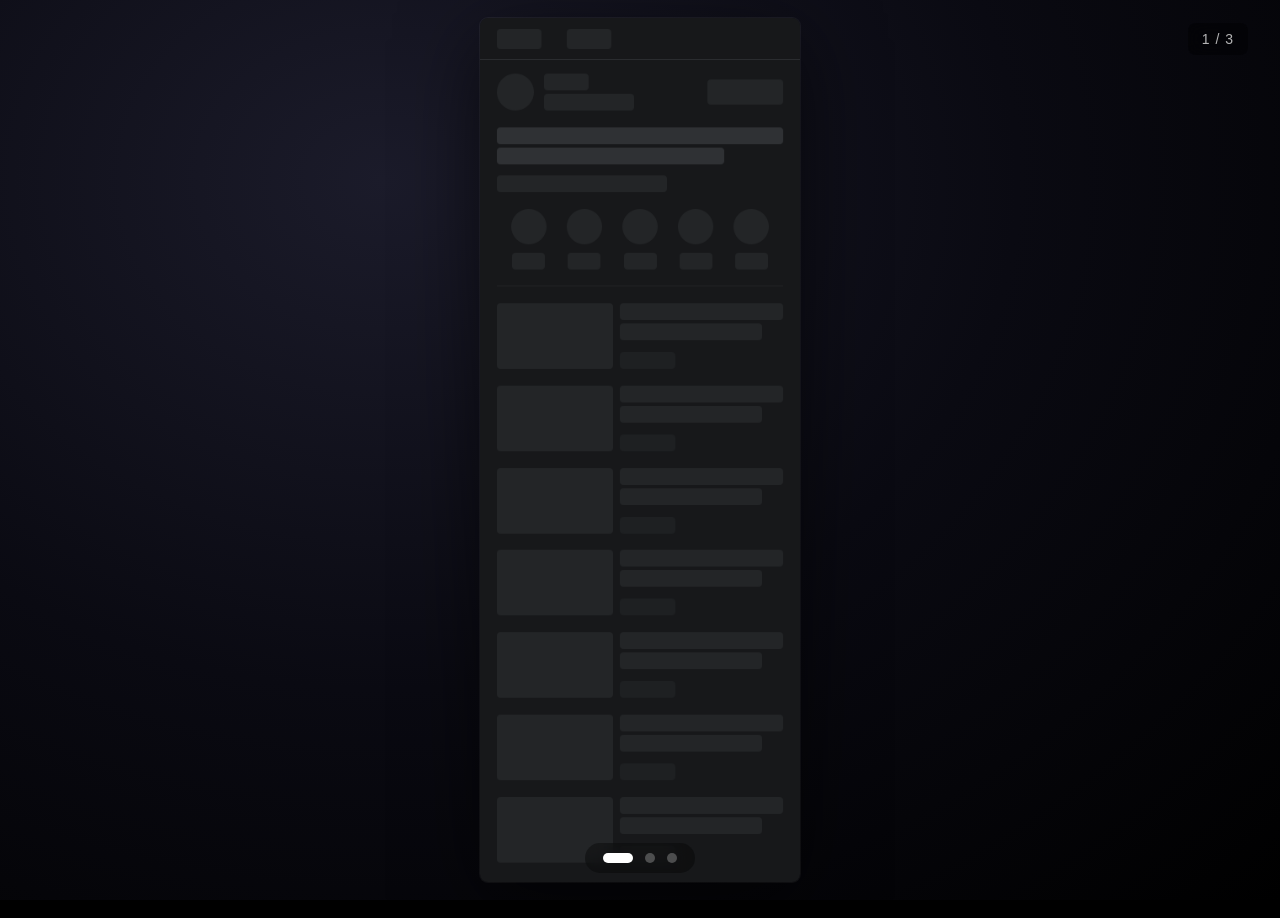
<file: slideshow_site/index.html>
<!DOCTYPE html>
<html lang="zh-CN">
<head>
<meta charset="UTF-8">
<meta name="viewport" content="width=device-width,initial-scale=1.0,maximum-scale=1.0,user-scalable=no">
<title>我的老师们</title>
<style>
  * { box-sizing: border-box; margin: 0; padding: 0; }
  html, body { width: 100%; height: 100%; background: #000; overflow: hidden; }
  body {
    display: flex; align-items: center; justify-content: center;
    font-family: -apple-system, BlinkMacSystemFont, "PingFang SC", "Microsoft YaHei", sans-serif;
    background:
      radial-gradient(ellipse at 30% 20%, #1b1b2a 0%, #0a0a12 50%, #000 100%);
  }
  .stage { position: relative; width: 100vw; height: 100vh; }
  .slide {
    position: absolute; inset: 0;
    opacity: 0; transform: scale(1.04);
    transition: opacity 1.2s ease-in-out, transform 6s linear;
    display: flex; align-items: center; justify-content: center;
    padding: 2vh 2vw;
  }
  .slide.active {
    opacity: 1; transform: scale(1.0);
  }
  .slide img {
    max-width: 100%; max-height: 100%;
    object-fit: contain;
    border-radius: 8px;
    box-shadow:
      0 20px 80px rgba(0,0,0,0.6),
      0 0 0 1px rgba(255,255,255,0.06);
  }
  .indicator {
    position: fixed; bottom: 3vh; left: 50%; transform: translateX(-50%);
    display: flex; gap: 12px; z-index: 10;
    background: rgba(0,0,0,0.35); backdrop-filter: blur(8px);
    padding: 10px 18px; border-radius: 999px;
  }
  .dot {
    width: 10px; height: 10px; border-radius: 50%;
    background: rgba(255,255,255,0.25);
    transition: all 0.3s ease;
  }
  .dot.active { background: #fff; width: 30px; border-radius: 999px; }
  .counter {
    position: fixed; top: 2.5vh; right: 2.5vw; z-index: 10;
    color: rgba(255,255,255,0.7); font-size: 14px;
    background: rgba(0,0,0,0.35); backdrop-filter: blur(8px);
    padding: 8px 14px; border-radius: 8px;
    letter-spacing: 1px;
  }
  @media (max-width: 600px) {
    .counter { font-size: 12px; }
    .slide { padding: 1vh 1vw; }
  }
</style>
</head>
<body>
  <div class="stage" id="stage">
    <div class="slide"><img src="1.jpg" alt="照片1" loading="eager"></div>
    <div class="slide"><img src="2.jpg" alt="照片2" loading="eager"></div>
    <div class="slide"><img src="3.jpg" alt="照片3" loading="eager"></div>
  </div>
  <div class="counter" id="counter">1 / 3</div>
  <div class="indicator" id="indicator">
    <div class="dot active"></div>
    <div class="dot"></div>
    <div class="dot"></div>
  </div>

<script>
(function(){
  const slides = document.querySelectorAll('.slide');
  const dots   = document.querySelectorAll('.dot');
  const counter = document.getElementById('counter');
  const N = slides.length;
  let cur = 0;
  const INTERVAL_MS = 4500;

  function show(i){
    slides.forEach((s,k) => s.classList.toggle('active', k === i));
    dots.forEach((d,k)   => d.classList.toggle('active', k === i));
    counter.textContent = `${i+1} / ${N}`;
    cur = i;
  }
  function next(){
    show((cur + 1) % N);
  }
  function prev(){
    show((cur - 1 + N) % N);
  }
  show(0);
  setInterval(next, INTERVAL_MS);

  // 点击/触摸切换
  document.addEventListener('click', (e)=>{
    const w = window.innerWidth;
    if (e.clientX < w * 0.35) prev();
    else next();
  });
  document.addEventListener('keydown', (e)=>{
    if (e.key === 'ArrowRight' || e.key === ' ') next();
    if (e.key === 'ArrowLeft') prev();
  });
})();
</script>
</body>
</html>
</file>
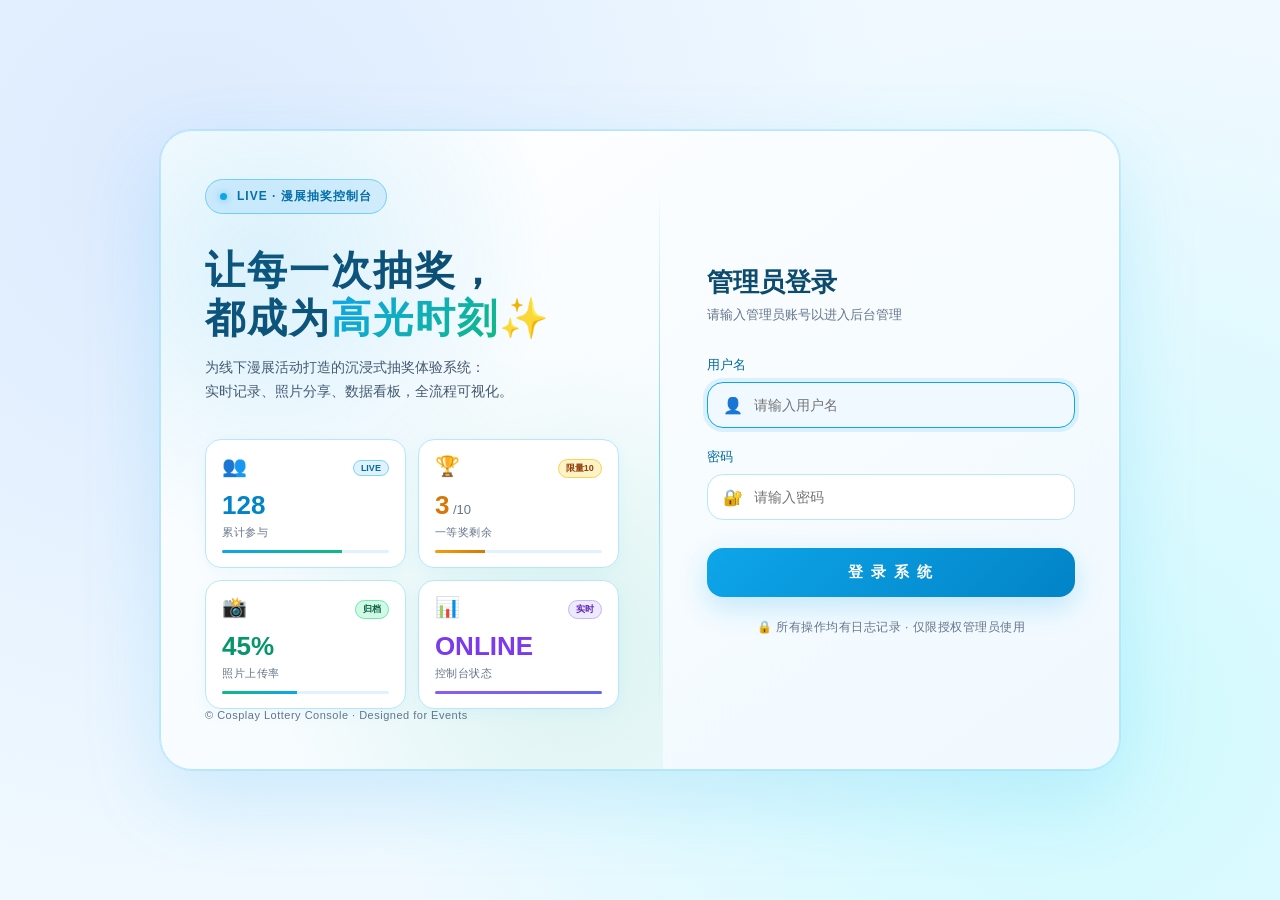
<file: admin_login.html>
<!DOCTYPE html>
<html lang="zh-CN">
<head>
<meta charset="UTF-8">
<meta name="viewport" content="width=device-width,initial-scale=1">
<title>管理员登录 · 漫展抽奖控制台</title>
<link rel="stylesheet" href="/css/admin.css?v=m2">
<style>
  /* 登录页专属：双栏玻璃布局 —— 青白风统一版 */
  body { display: flex; align-items: center; justify-content: center; padding: 40px 24px;
         background:
           radial-gradient(circle at 15% 20%, #dbeafe 0%, transparent 55%),
           radial-gradient(circle at 85% 80%, #cffafe 0%, transparent 55%),
           #f0f9ff; }
  .login-shell {
    width: 100%;
    max-width: 960px;
    display: grid;
    grid-template-columns: 1.1fr 1fr;
    border-radius: 32px;
    overflow: hidden;
    box-shadow: 0 30px 80px rgba(14, 165, 233, 0.15), 0 0 0 1px rgba(14, 165, 233, 0.12);
    background: linear-gradient(145deg, #ffffff, #f0f9ff);
    backdrop-filter: blur(28px) saturate(160%);
    -webkit-backdrop-filter: blur(28px) saturate(160%);
    border: 1px solid #bae6fd;
    min-height: 560px;
    position: relative;
  }
  /* 双栏分隔玻璃高光线 */
  .login-shell::after {
    content: '';
    position: absolute;
    top: 8%; bottom: 8%;
    left: 52%;
    width: 1px;
    background: linear-gradient(to bottom, transparent, #7dd3fc, transparent);
    pointer-events: none;
  }
  .login-left {
    padding: 48px 44px;
    display: flex;
    flex-direction: column;
    justify-content: space-between;
    position: relative;
    overflow: hidden;
  }
  .login-left::before {
    content: '';
    position: absolute;
    inset: 0;
    background:
      radial-gradient(circle at 20% 20%, rgba(14,165,233,0.14), transparent 45%),
      radial-gradient(circle at 80% 80%, rgba(16,185,129,0.12), transparent 45%);
    pointer-events: none;
  }
  .brand-badge {
    display: inline-flex;
    align-items: center;
    gap: 10px;
    padding: 8px 14px;
    border-radius: 999px;
    background: #e0f2fe;
    border: 1px solid #7dd3fc;
    color: #0369a1;
    font-size: 12px;
    font-weight: 600;
    letter-spacing: 1px;
    width: fit-content;
  }
  .brand-badge .bb-dot {
    width: 7px; height: 7px; border-radius: 50%;
    background: #0ea5e9;
    box-shadow: 0 0 8px rgba(14,165,233,0.6);
  }
  .brand-big-title {
    font-size: 40px;
    font-weight: 800;
    color: #0c4a6e;
    line-height: 1.2;
    margin-top: 32px;
    letter-spacing: 2px;
  }
  .brand-big-title em {
    font-style: normal;
    background: linear-gradient(135deg, #0ea5e9, #10b981);
    -webkit-background-clip: text;
    -webkit-text-fill-color: transparent;
    background-clip: text;
  }
  .brand-desc {
    color: #475569;
    font-size: 14px;
    margin-top: 14px;
    line-height: 1.7;
  }
  /* 浮动装饰小卡 */
  .decor-cards {
    display: grid;
    grid-template-columns: repeat(2, 1fr);
    gap: 12px;
    margin-top: 36px;
    position: relative;
    z-index: 1;
  }
  .decor-card {
    padding: 14px 16px;
    border-radius: 16px;
    background: #ffffff;
    border: 1px solid #bae6fd;
    box-shadow: 0 4px 16px rgba(14,165,233,0.06);
  }
  .decor-card .dc-num {
    font-size: 22px;
    font-weight: 700;
    color: #0c4a6e;
    margin-bottom: 4px;
  }
  .decor-card.cyan   .dc-num { color: #0284c7; }
  .decor-card.gold   .dc-num { color: #d97706; }
  .decor-card.green  .dc-num { color: #059669; }
  .decor-card.purple .dc-num { color: #7c3aed; }
  .decor-card .dc-label {
    font-size: 11px;
    color: #64748B;
    letter-spacing: 0.5px;
  }
  .login-footer {
    font-size: 11px;
    color: #64748B;
    letter-spacing: 0.5px;
  }

  /* 右栏：登录框 */
  .login-right {
    padding: 48px 44px;
    display: flex;
    flex-direction: column;
    justify-content: center;
  }
  .login-right h2 {
    font-size: 26px;
    color: #0c4a6e;
    font-weight: 700;
    margin-bottom: 6px;
  }
  .login-right .sub {
    font-size: 13px;
    color: #64748B;
    margin-bottom: 32px;
  }
  .form-field { margin-bottom: 20px; }
  .form-field label {
    display: block;
    color: #0369a1;
    font-size: 13px;
    margin-bottom: 8px;
    font-weight: 500;
  }
  .form-field .input-box {
    position: relative;
  }
  .form-field .input-box input {
    width: 100%;
    padding: 14px 16px 14px 46px;
    background: #ffffff;
    border: 1px solid #bae6fd;
    border-radius: 16px;
    color: #0c4a6e;
    font-size: 14px;
    font-family: inherit;
    outline: none;
    transition: all 0.25s ease;
  }
  .form-field .input-box input:focus {
    border-color: #0ea5e9;
    background: #f0f9ff;
    box-shadow: 0 0 0 4px rgba(14,165,233,0.12);
  }
  .form-field .input-box .ico {
    position: absolute;
    left: 16px;
    top: 50%;
    transform: translateY(-50%);
    color: #64748B;
    font-size: 16px;
    pointer-events: none;
  }
  .form-field .input-box input:focus ~ .ico { color: #0ea5e9; }
  .error-box {
    padding: 12px 16px;
    border-radius: 14px;
    background: #fef2f2;
    border: 1px solid #fecaca;
    color: #b91c1c;
    font-size: 13px;
    margin-bottom: 20px;
    display: flex;
    align-items: center;
    gap: 8px;
  }
  .submit-btn {
    width: 100%;
    padding: 15px 20px;
    border-radius: 16px;
    border: none;
    cursor: pointer;
    background: linear-gradient(135deg, #0ea5e9 0%, #0284c7 50%, #10b981 100%);
    background-size: 200% 200%;
    color: #fff;
    font-size: 15px;
    font-weight: 700;
    letter-spacing: 2px;
    font-family: inherit;
    transition: all 0.3s ease;
    box-shadow: 0 10px 28px rgba(14,165,233,0.22);
    margin-top: 8px;
  }
  .submit-btn:hover {
    background-position: 100% 100%;
    transform: translateY(-2px);
    box-shadow: 0 14px 34px rgba(16, 185, 129, 0.25);
  }
  .login-right-tip {
    margin-top: 22px;
    text-align: center;
    font-size: 12px;
    color: #64748B;
    letter-spacing: 0.5px;
  }
  @media (max-width: 820px) {
    .login-shell { grid-template-columns: 1fr; }
    .login-shell::after { display: none; }
    .login-left { padding: 36px 28px 12px; }
    .login-right { padding: 12px 28px 36px; }
    .brand-big-title { font-size: 30px; }
    .decor-cards { grid-template-columns: repeat(4, 1fr); }
  }
  @media (max-width: 520px) {
    .decor-cards { grid-template-columns: repeat(2, 1fr); }
  }
</style>
</head>
<body>
  <div class="login-shell">
    <!-- 左栏：品牌 + 装饰 -->
    <div class="login-left">
      <div>
        <div class="brand-badge"><span class="bb-dot"></span>LIVE · 漫展抽奖控制台</div>
        <h1 class="brand-big-title">让每一次抽奖，<br>都成为<em>高光时刻</em>✨</h1>
        <p class="brand-desc">为线下漫展活动打造的沉浸式抽奖体验系统：<br>实时记录、照片分享、数据看板，全流程可视化。</p>
        <div class="decor-cards">
          <div class="decor-card cyan">
            <div style="display:flex;align-items:center;justify-content:space-between;margin-bottom:8px;">
              <div class="dc-num" style="font-size:20px;">👥</div>
              <span style="font-size:9px;padding:2px 7px;border-radius:999px;background:#e0f2fe;color:#0369a1;border:1px solid #7dd3fc;font-weight:600;">LIVE</span>
            </div>
            <div class="dc-num cyan" style="font-size:26px;">128</div>
            <div class="dc-label">累计参与</div>
            <div style="margin-top:10px;height:3px;border-radius:999px;background:#e0f2fe;overflow:hidden;">
              <div style="width:72%;height:100%;background:linear-gradient(90deg,#0ea5e9,#10b981);"></div>
            </div>
          </div>
          <div class="decor-card gold">
            <div style="display:flex;align-items:center;justify-content:space-between;margin-bottom:8px;">
              <div class="dc-num" style="font-size:20px;">🏆</div>
              <span style="font-size:9px;padding:2px 7px;border-radius:999px;background:#fef3c7;color:#92400e;border:1px solid #fcd34d;font-weight:600;">限量10</span>
            </div>
            <div class="dc-num gold" style="font-size:26px;">3<span style="font-size:13px;color:#64748B;font-weight:500;"> /10</span></div>
            <div class="dc-label">一等奖剩余</div>
            <div style="margin-top:10px;height:3px;border-radius:999px;background:#e0f2fe;overflow:hidden;">
              <div style="width:30%;height:100%;background:linear-gradient(90deg,#f59e0b,#d97706);"></div>
            </div>
          </div>
          <div class="decor-card green">
            <div style="display:flex;align-items:center;justify-content:space-between;margin-bottom:8px;">
              <div class="dc-num" style="font-size:20px;">📸</div>
              <span style="font-size:9px;padding:2px 7px;border-radius:999px;background:#d1fae5;color:#065f46;border:1px solid #6ee7b7;font-weight:600;">归档</span>
            </div>
            <div class="dc-num green" style="font-size:26px;">45%</div>
            <div class="dc-label">照片上传率</div>
            <div style="margin-top:10px;height:3px;border-radius:999px;background:#e0f2fe;overflow:hidden;">
              <div style="width:45%;height:100%;background:linear-gradient(90deg,#10b981,#0ea5e9);"></div>
            </div>
          </div>
          <div class="decor-card purple">
            <div style="display:flex;align-items:center;justify-content:space-between;margin-bottom:8px;">
              <div class="dc-num" style="font-size:20px;">📊</div>
              <span style="font-size:9px;padding:2px 7px;border-radius:999px;background:#ede9fe;color:#5b21b6;border:1px solid #c4b5fd;font-weight:600;">实时</span>
            </div>
            <div class="dc-num purple" style="font-size:26px;">ONLINE</div>
            <div class="dc-label">控制台状态</div>
            <div style="margin-top:10px;height:3px;border-radius:999px;background:#e0f2fe;overflow:hidden;">
              <div style="width:100%;height:100%;background:linear-gradient(90deg,#8b5cf6,#6366f1);"></div>
            </div>
          </div>
        </div>
      </div>
      <div class="login-footer">© Cosplay Lottery Console · Designed for Events</div>
    </div>

    <!-- 右栏：表单 -->
    <div class="login-right">
      <h2>管理员登录</h2>
      <p class="sub">请输入管理员账号以进入后台管理</p>
      
      <form method="post" action="/admin/login" autocomplete="on">
        <div class="form-field">
          <label>用户名</label>
          <div class="input-box">
            <input type="text" name="username" required autocomplete="username" placeholder="请输入用户名" autofocus>
            <span class="ico">👤</span>
          </div>
        </div>
        <div class="form-field">
          <label>密码</label>
          <div class="input-box">
            <input type="password" name="password" required autocomplete="current-password" placeholder="请输入密码">
            <span class="ico">🔐</span>
          </div>
        </div>
        <button class="submit-btn" type="submit">登 录 系 统</button>
      </form>
      <p class="login-right-tip">🔒 所有操作均有日志记录 · 仅限授权管理员使用</p>
    </div>
  </div>
</body>
</html>
</file>
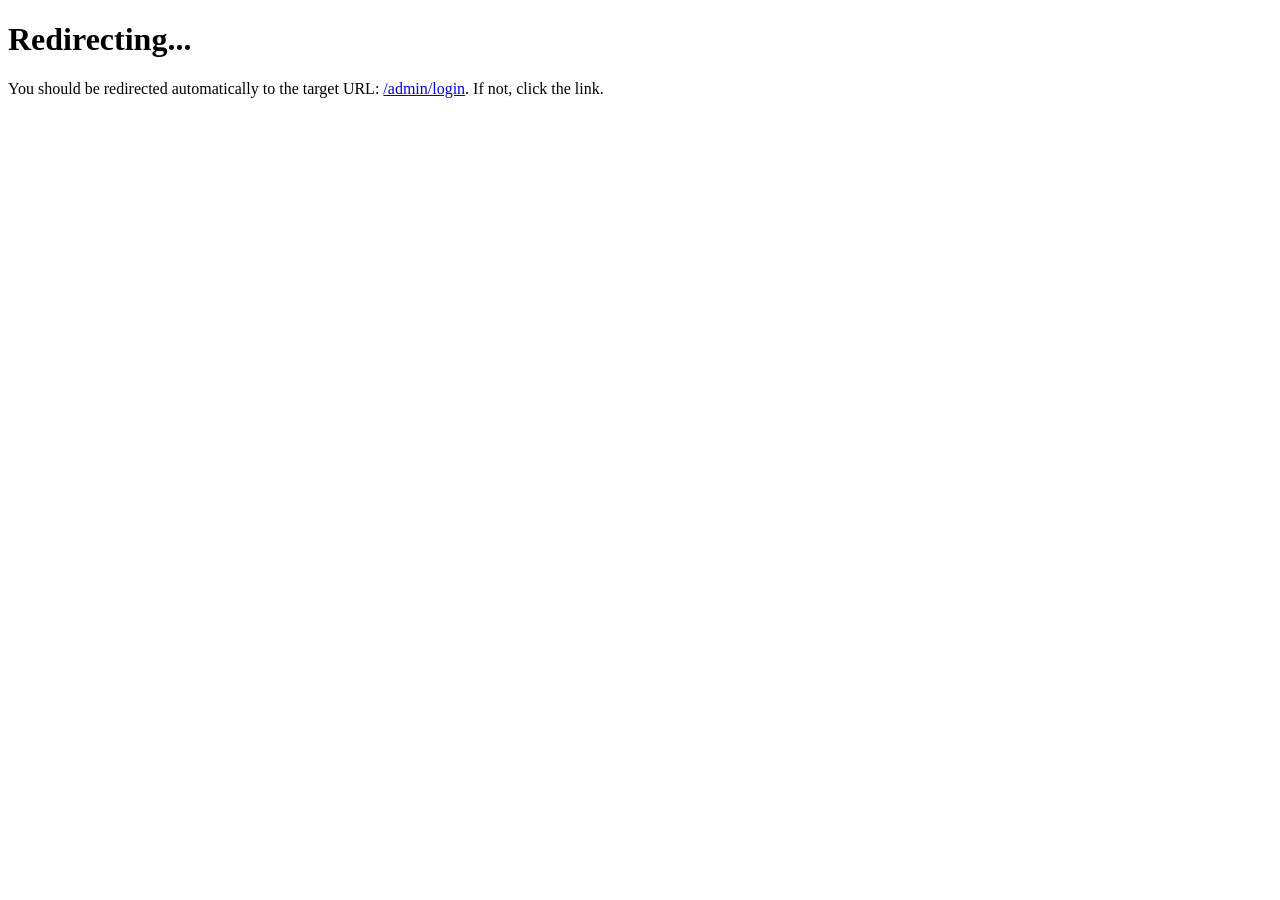
<file: admin_page.html>
<!doctype html>
<html lang=en>
<title>Redirecting...</title>
<h1>Redirecting...</h1>
<p>You should be redirected automatically to the target URL: <a href="/admin/login">/admin/login</a>. If not, click the link.
</file>
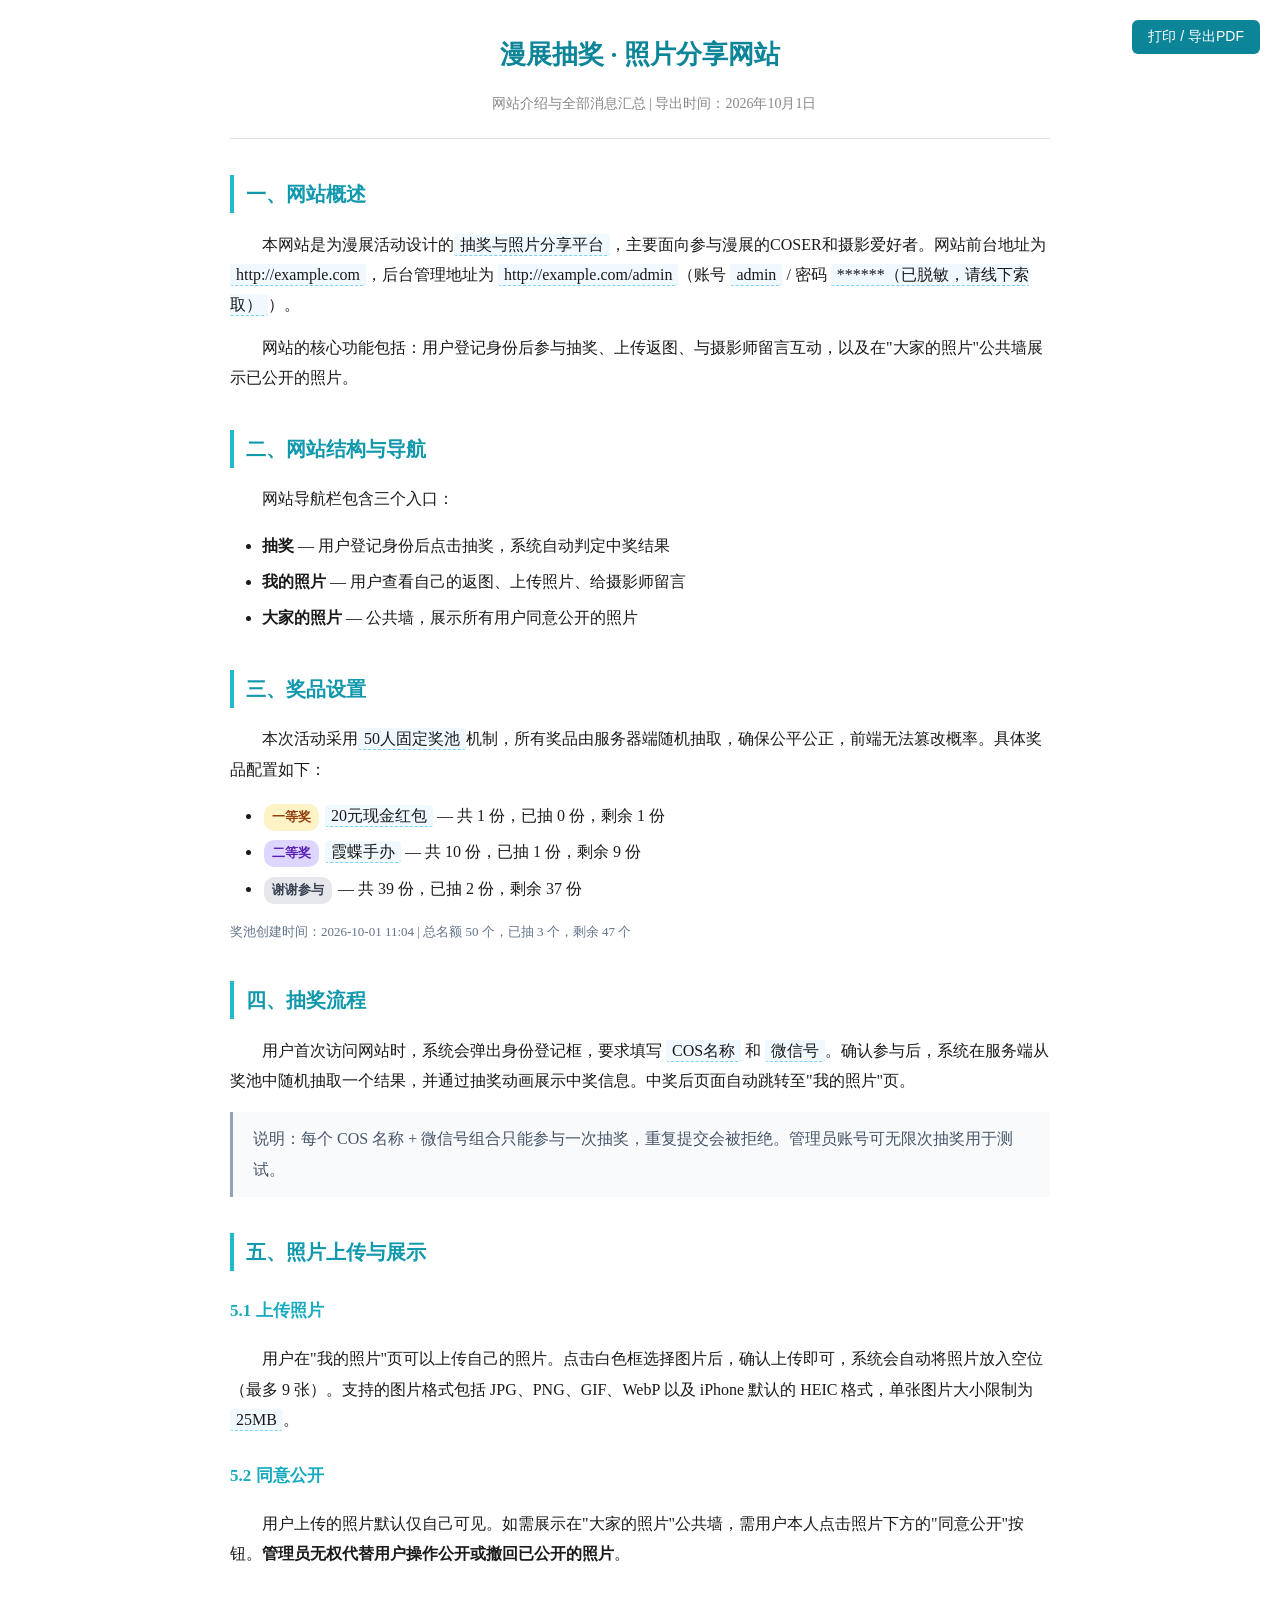
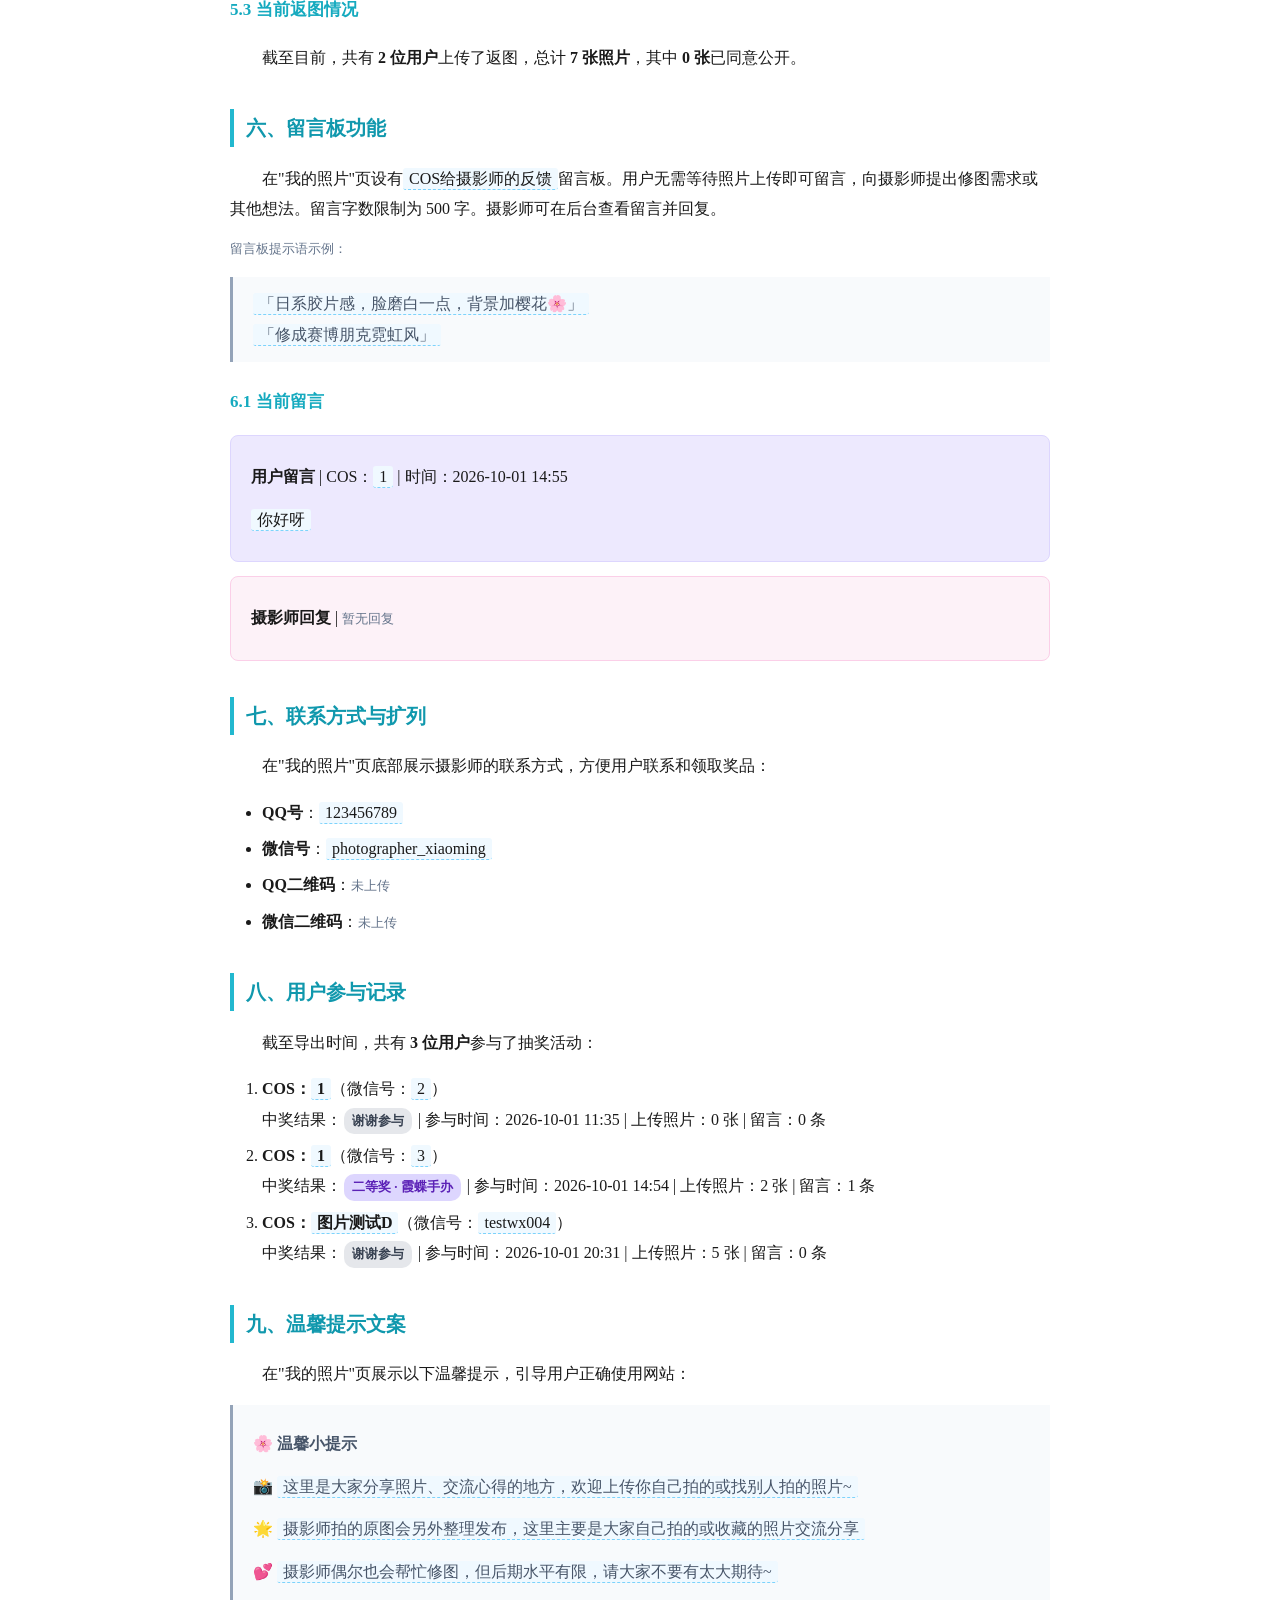
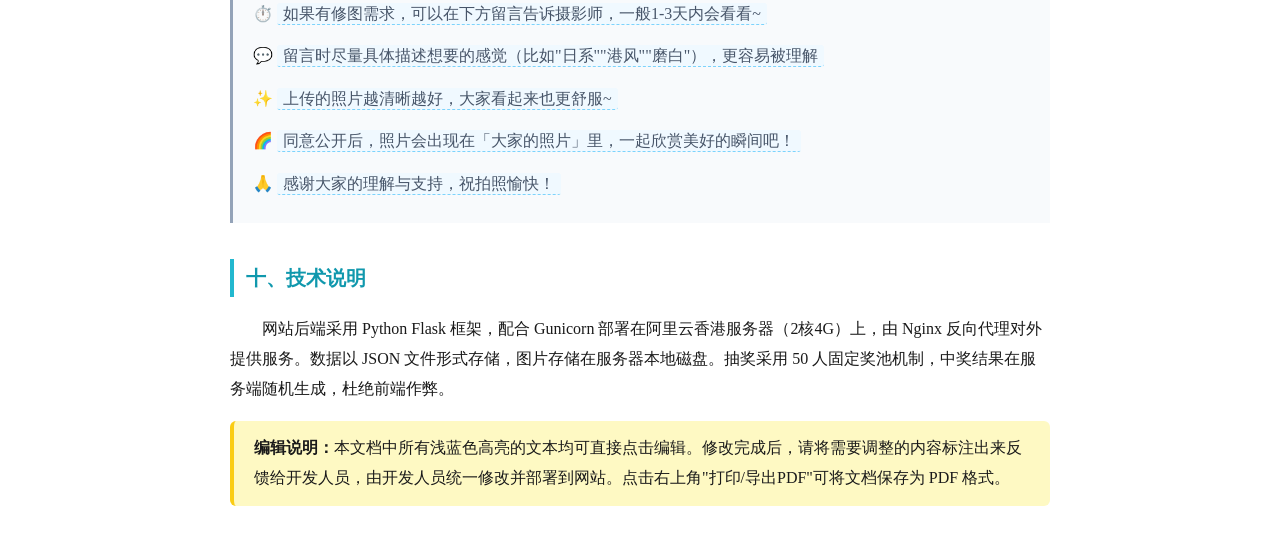
<file: docs/网站介绍文章_甲方编辑版.html>
<!DOCTYPE html>
<html lang="zh-CN">
<head>
<meta charset="UTF-8">
<title>漫展抽奖网站 · 介绍文章（甲方编辑版）</title>
<style>
  body { font-family: "Microsoft YaHei", "SimSun", serif; max-width: 820px; margin: 30px auto; padding: 0 24px; color: #1a1a1a; line-height: 1.9; font-size: 16px; }
  h1 { font-size: 26px; text-align: center; color: #0c8599; margin-bottom: 6px; }
  .subtitle { text-align: center; color: #888; font-size: 14px; margin-bottom: 30px; border-bottom: 1px solid #e0e0e0; padding-bottom: 20px; }
  h2 { font-size: 20px; color: #1098ad; border-left: 4px solid #22b8cf; padding-left: 12px; margin-top: 36px; }
  h3 { font-size: 17px; color: #15aabf; margin-top: 24px; }
  [contenteditable="true"] { background: #f0f9ff; padding: 2px 6px; border-radius: 3px; border-bottom: 1px dashed #7dd3fc; outline: none; cursor: text; }
  [contenteditable="true"]:focus { background: #e0f2fe; }
  p { text-indent: 2em; margin: 12px 0; }
  .no-indent { text-indent: 0; }
  ul, ol { padding-left: 2em; }
  li { margin: 6px 0; }
  .tag { display: inline-block; padding: 1px 8px; border-radius: 10px; font-size: 13px; font-weight: bold; margin: 0 2px; }
  .tag-first { background: #fef3c7; color: #92400e; }
  .tag-second { background: #ddd6fe; color: #5b21b6; }
  .tag-thanks { background: #e5e7eb; color: #374151; }
  .quote { background: #f8fafc; border-left: 3px solid #94a3b8; padding: 12px 20px; margin: 16px 0; color: #475569; }
  .msg-box { background: #f5f3ff; border: 1px solid #ddd6fe; border-radius: 8px; padding: 14px 20px; margin: 14px 0; }
  .msg-user { background: #ede9fe; }
  .msg-reply { background: #fdf2f8; border-color: #fbcfe8; }
  .meta { color: #64748b; font-size: 13px; }
  .note { background: #fef9c3; padding: 12px 20px; border-radius: 6px; margin: 16px 0; border-left: 4px solid #facc15; }
  .print-btn { position: fixed; top: 20px; right: 20px; padding: 8px 16px; background: #0c8599; color: white; border: none; border-radius: 6px; cursor: pointer; font-size: 14px; }
  .print-btn:hover { background: #0e7490; }
  @media print { .print-btn { display: none; } [contenteditable="true"] { background: none; border: none; } }
</style>
</head>
<body>

<button class="print-btn" onclick="window.print()">打印 / 导出PDF</button>

<h1>漫展抽奖 · 照片分享网站</h1>
<p class="subtitle">网站介绍与全部消息汇总 | 导出时间：2026年10月1日</p>

<h2>一、网站概述</h2>

<p>本网站是为漫展活动设计的<span contenteditable="true">抽奖与照片分享平台</span>，主要面向参与漫展的COSER和摄影爱好者。网站前台地址为 <span contenteditable="true">http://example.com</span>，后台管理地址为 <span contenteditable="true">http://example.com/admin</span>（账号 <span contenteditable="true">admin</span> / 密码 <span contenteditable="true">******（已脱敏，请线下索取）</span>）。</p>

<p>网站的核心功能包括：用户登记身份后参与抽奖、上传返图、与摄影师留言互动，以及在"大家的照片"公共墙展示已公开的照片。</p>

<h2>二、网站结构与导航</h2>

<p>网站导航栏包含三个入口：</p>
<ul>
  <li><strong>抽奖</strong> — 用户登记身份后点击抽奖，系统自动判定中奖结果</li>
  <li><strong>我的照片</strong> — 用户查看自己的返图、上传照片、给摄影师留言</li>
  <li><strong>大家的照片</strong> — 公共墙，展示所有用户同意公开的照片</li>
</ul>

<h2>三、奖品设置</h2>

<p>本次活动采用<span contenteditable="true">50人固定奖池</span>机制，所有奖品由服务器端随机抽取，确保公平公正，前端无法篡改概率。具体奖品配置如下：</p>

<ul>
  <li><span class="tag tag-first">一等奖</span> <span contenteditable="true">20元现金红包</span> — 共 1 份，已抽 0 份，剩余 1 份</li>
  <li><span class="tag tag-second">二等奖</span> <span contenteditable="true">霞蝶手办</span> — 共 10 份，已抽 1 份，剩余 9 份</li>
  <li><span class="tag tag-thanks">谢谢参与</span> — 共 39 份，已抽 2 份，剩余 37 份</li>
</ul>

<p class="meta no-indent">奖池创建时间：2026-10-01 11:04 | 总名额 50 个，已抽 3 个，剩余 47 个</p>

<h2>四、抽奖流程</h2>

<p>用户首次访问网站时，系统会弹出身份登记框，要求填写 <span contenteditable="true">COS名称</span> 和 <span contenteditable="true">微信号</span>。确认参与后，系统在服务端从奖池中随机抽取一个结果，并通过抽奖动画展示中奖信息。中奖后页面自动跳转至"我的照片"页。</p>

<div class="quote">
  说明：每个 COS 名称 + 微信号组合只能参与一次抽奖，重复提交会被拒绝。管理员账号可无限次抽奖用于测试。
</div>

<h2>五、照片上传与展示</h2>

<h3>5.1 上传照片</h3>
<p>用户在"我的照片"页可以上传自己的照片。点击白色框选择图片后，确认上传即可，系统会自动将照片放入空位（最多 9 张）。支持的图片格式包括 JPG、PNG、GIF、WebP 以及 iPhone 默认的 HEIC 格式，单张图片大小限制为 <span contenteditable="true">25MB</span>。</p>

<h3>5.2 同意公开</h3>
<p>用户上传的照片默认仅自己可见。如需展示在"大家的照片"公共墙，需用户本人点击照片下方的"同意公开"按钮。<strong>管理员无权代替用户操作公开或撤回已公开的照片</strong>。</p>

<h3>5.3 当前返图情况</h3>
<p>截至目前，共有 <strong>2 位用户</strong>上传了返图，总计 <strong>7 张照片</strong>，其中 <strong>0 张</strong>已同意公开。</p>

<h2>六、留言板功能</h2>

<p>在"我的照片"页设有<span contenteditable="true">COS给摄影师的反馈</span>留言板。用户无需等待照片上传即可留言，向摄影师提出修图需求或其他想法。留言字数限制为 500 字。摄影师可在后台查看留言并回复。</p>

<p class="no-indent meta">留言板提示语示例：</p>
<div class="quote no-indent">
  <span contenteditable="true">「日系胶片感，脸磨白一点，背景加樱花🌸」</span><br>
  <span contenteditable="true">「修成赛博朋克霓虹风」</span>
</div>

<h3>6.1 当前留言</h3>

<div class="msg-box msg-user">
  <p class="no-indent"><strong>用户留言</strong> | COS：<span contenteditable="true">1</span> | 时间：2026-10-01 14:55</p>
  <p class="no-indent"><span contenteditable="true">你好呀</span></p>
</div>

<div class="msg-box msg-reply">
  <p class="no-indent"><strong>摄影师回复</strong> | <span class="meta">暂无回复</span></p>
</div>

<h2>七、联系方式与扩列</h2>

<p>在"我的照片"页底部展示摄影师的联系方式，方便用户联系和领取奖品：</p>

<ul>
  <li><strong>QQ号</strong>：<span contenteditable="true">123456789</span></li>
  <li><strong>微信号</strong>：<span contenteditable="true">photographer_xiaoming</span></li>
  <li><strong>QQ二维码</strong>：<span class="meta">未上传</span></li>
  <li><strong>微信二维码</strong>：<span class="meta">未上传</span></li>
</ul>

<h2>八、用户参与记录</h2>

<p>截至导出时间，共有 <strong>3 位用户</strong>参与了抽奖活动：</p>

<ol>
  <li>
    <strong>COS：<span contenteditable="true">1</span></strong>（微信号：<span contenteditable="true">2</span>）<br>
    中奖结果：<span class="tag tag-thanks">谢谢参与</span> | 参与时间：2026-10-01 11:35 | 上传照片：0 张 | 留言：0 条
  </li>
  <li>
    <strong>COS：<span contenteditable="true">1</span></strong>（微信号：<span contenteditable="true">3</span>）<br>
    中奖结果：<span class="tag tag-second">二等奖 · 霞蝶手办</span> | 参与时间：2026-10-01 14:54 | 上传照片：2 张 | 留言：1 条
  </li>
  <li>
    <strong>COS：<span contenteditable="true">图片测试D</span></strong>（微信号：<span contenteditable="true">testwx004</span>）<br>
    中奖结果：<span class="tag tag-thanks">谢谢参与</span> | 参与时间：2026-10-01 20:31 | 上传照片：5 张 | 留言：0 条
  </li>
</ol>

<h2>九、温馨提示文案</h2>

<p>在"我的照片"页展示以下温馨提示，引导用户正确使用网站：</p>

<div class="quote">
  <p class="no-indent"><strong>🌸 温馨小提示</strong></p>
  <p class="no-indent">📸 <span contenteditable="true">这里是大家分享照片、交流心得的地方，欢迎上传你自己拍的或找别人拍的照片~</span></p>
  <p class="no-indent">🌟 <span contenteditable="true">摄影师拍的原图会另外整理发布，这里主要是大家自己拍的或收藏的照片交流分享</span></p>
  <p class="no-indent">💕 <span contenteditable="true">摄影师偶尔也会帮忙修图，但后期水平有限，请大家不要有太大期待~</span></p>
  <p class="no-indent">⏱️ <span contenteditable="true">如果有修图需求，可以在下方留言告诉摄影师，一般1-3天内会看看~</span></p>
  <p class="no-indent">💬 <span contenteditable="true">留言时尽量具体描述想要的感觉（比如"日系""港风""磨白"），更容易被理解</span></p>
  <p class="no-indent">✨ <span contenteditable="true">上传的照片越清晰越好，大家看起来也更舒服~</span></p>
  <p class="no-indent">🌈 <span contenteditable="true">同意公开后，照片会出现在「大家的照片」里，一起欣赏美好的瞬间吧！</span></p>
  <p class="no-indent">🙏 <span contenteditable="true">感谢大家的理解与支持，祝拍照愉快！</span></p>
</div>

<h2>十、技术说明</h2>

<p>网站后端采用 Python Flask 框架，配合 Gunicorn 部署在阿里云香港服务器（2核4G）上，由 Nginx 反向代理对外提供服务。数据以 JSON 文件形式存储，图片存储在服务器本地磁盘。抽奖采用 50 人固定奖池机制，中奖结果在服务端随机生成，杜绝前端作弊。</p>

<div class="note">
  <strong>编辑说明：</strong>本文档中所有浅蓝色高亮的文本均可直接点击编辑。修改完成后，请将需要调整的内容标注出来反馈给开发人员，由开发人员统一修改并部署到网站。点击右上角"打印/导出PDF"可将文档保存为 PDF 格式。
</div>

</body>
</html>
</file>
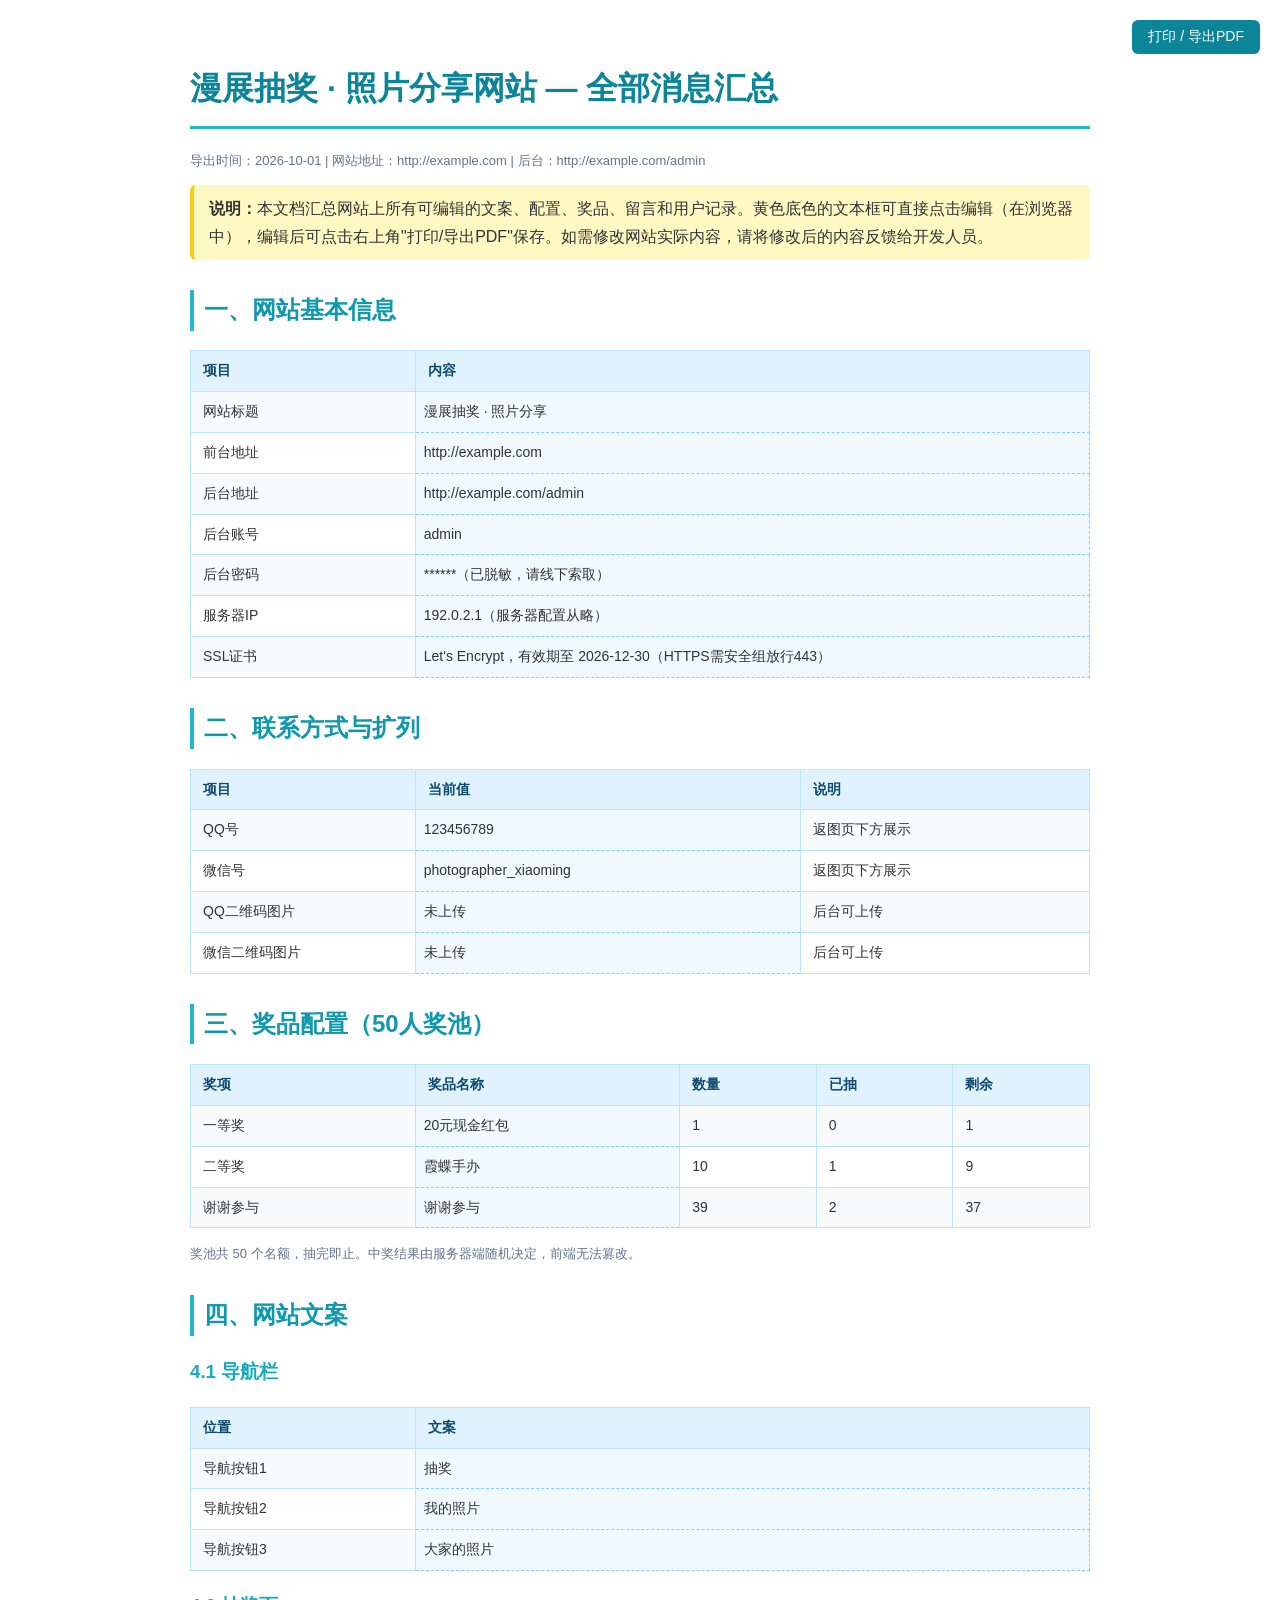
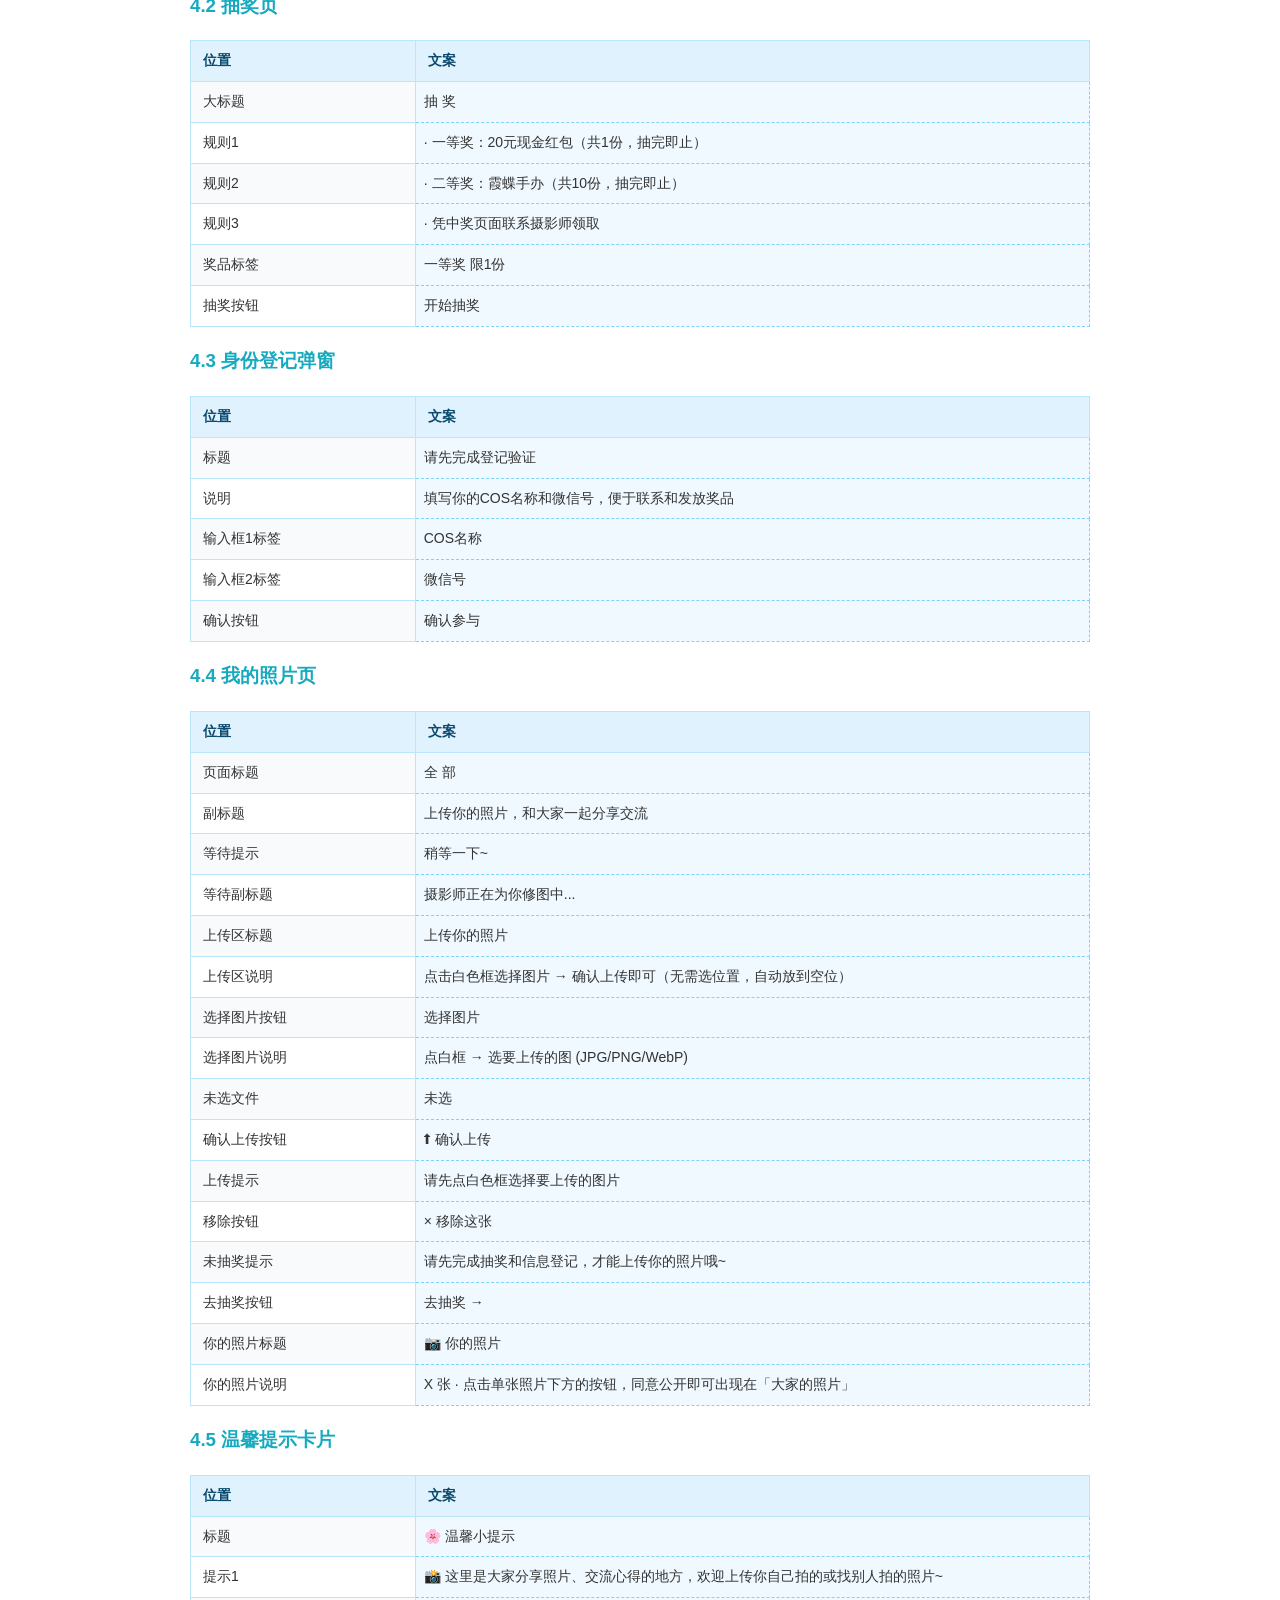
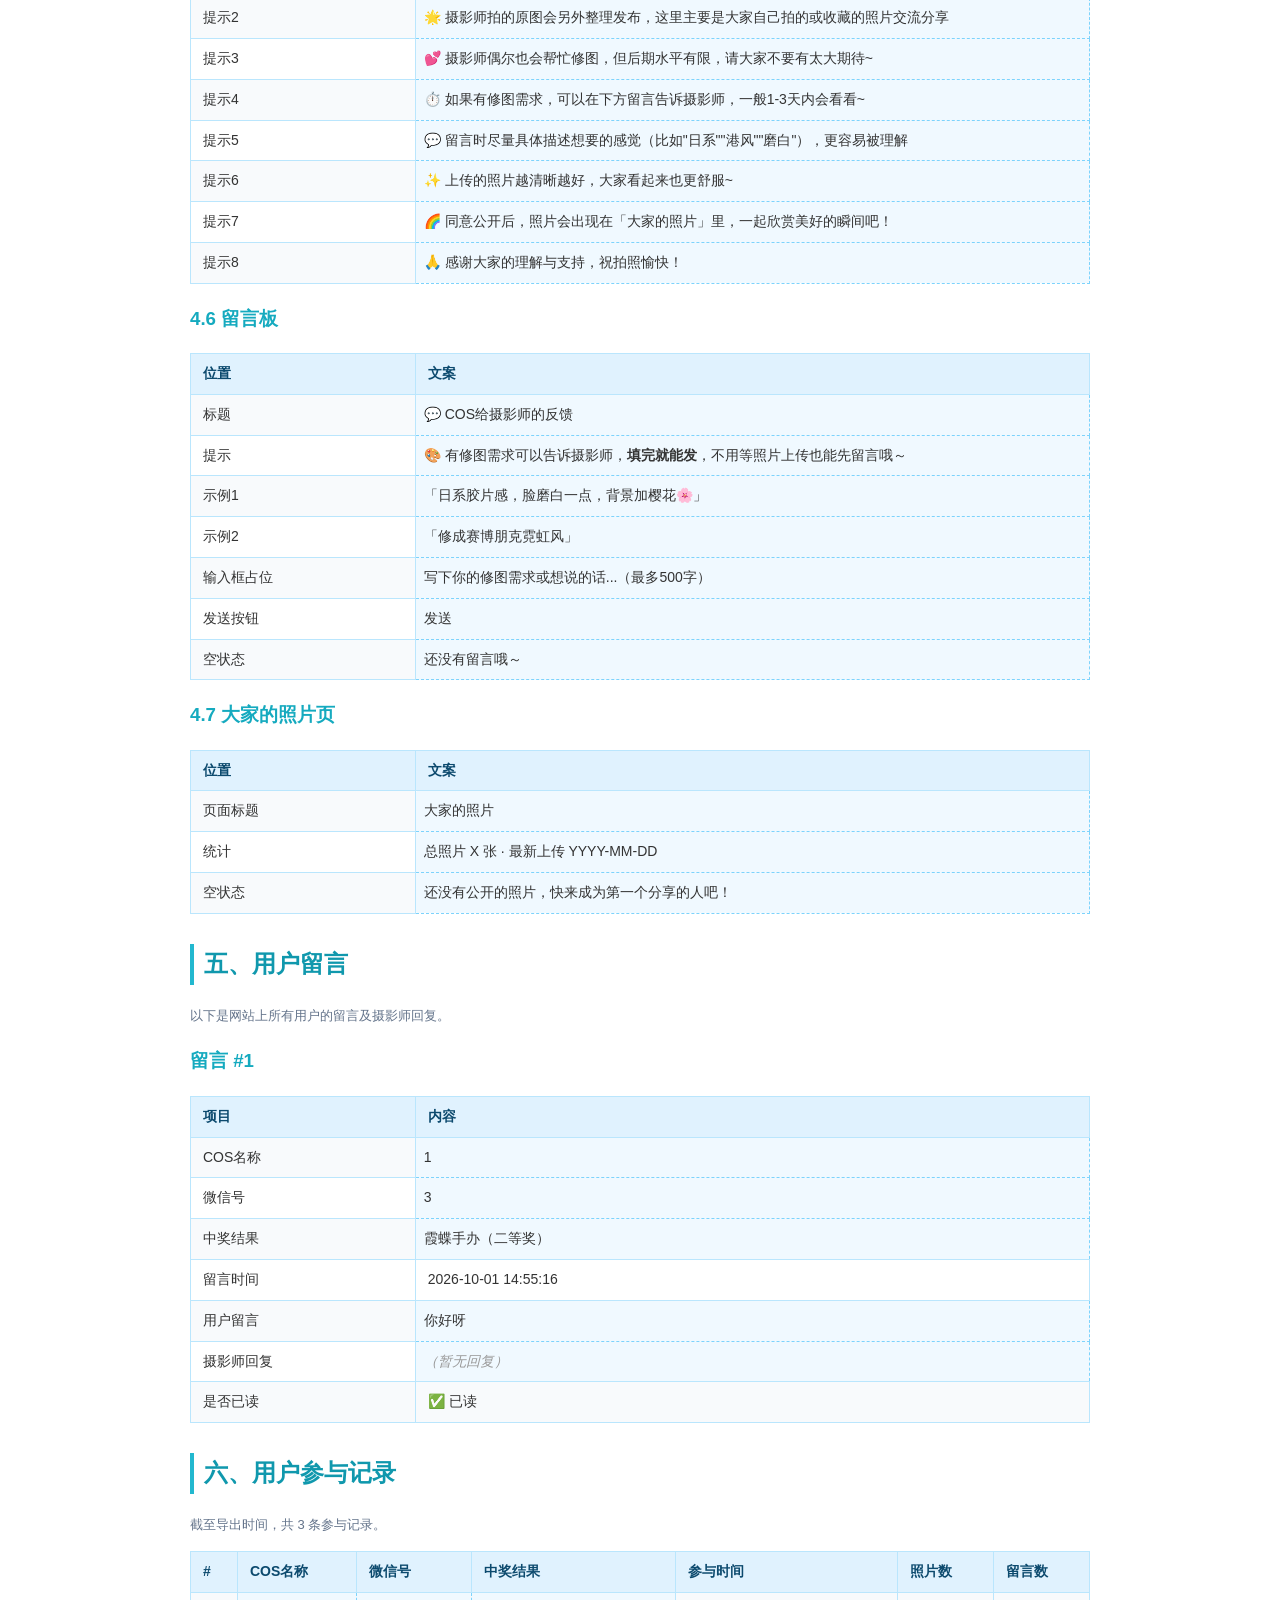
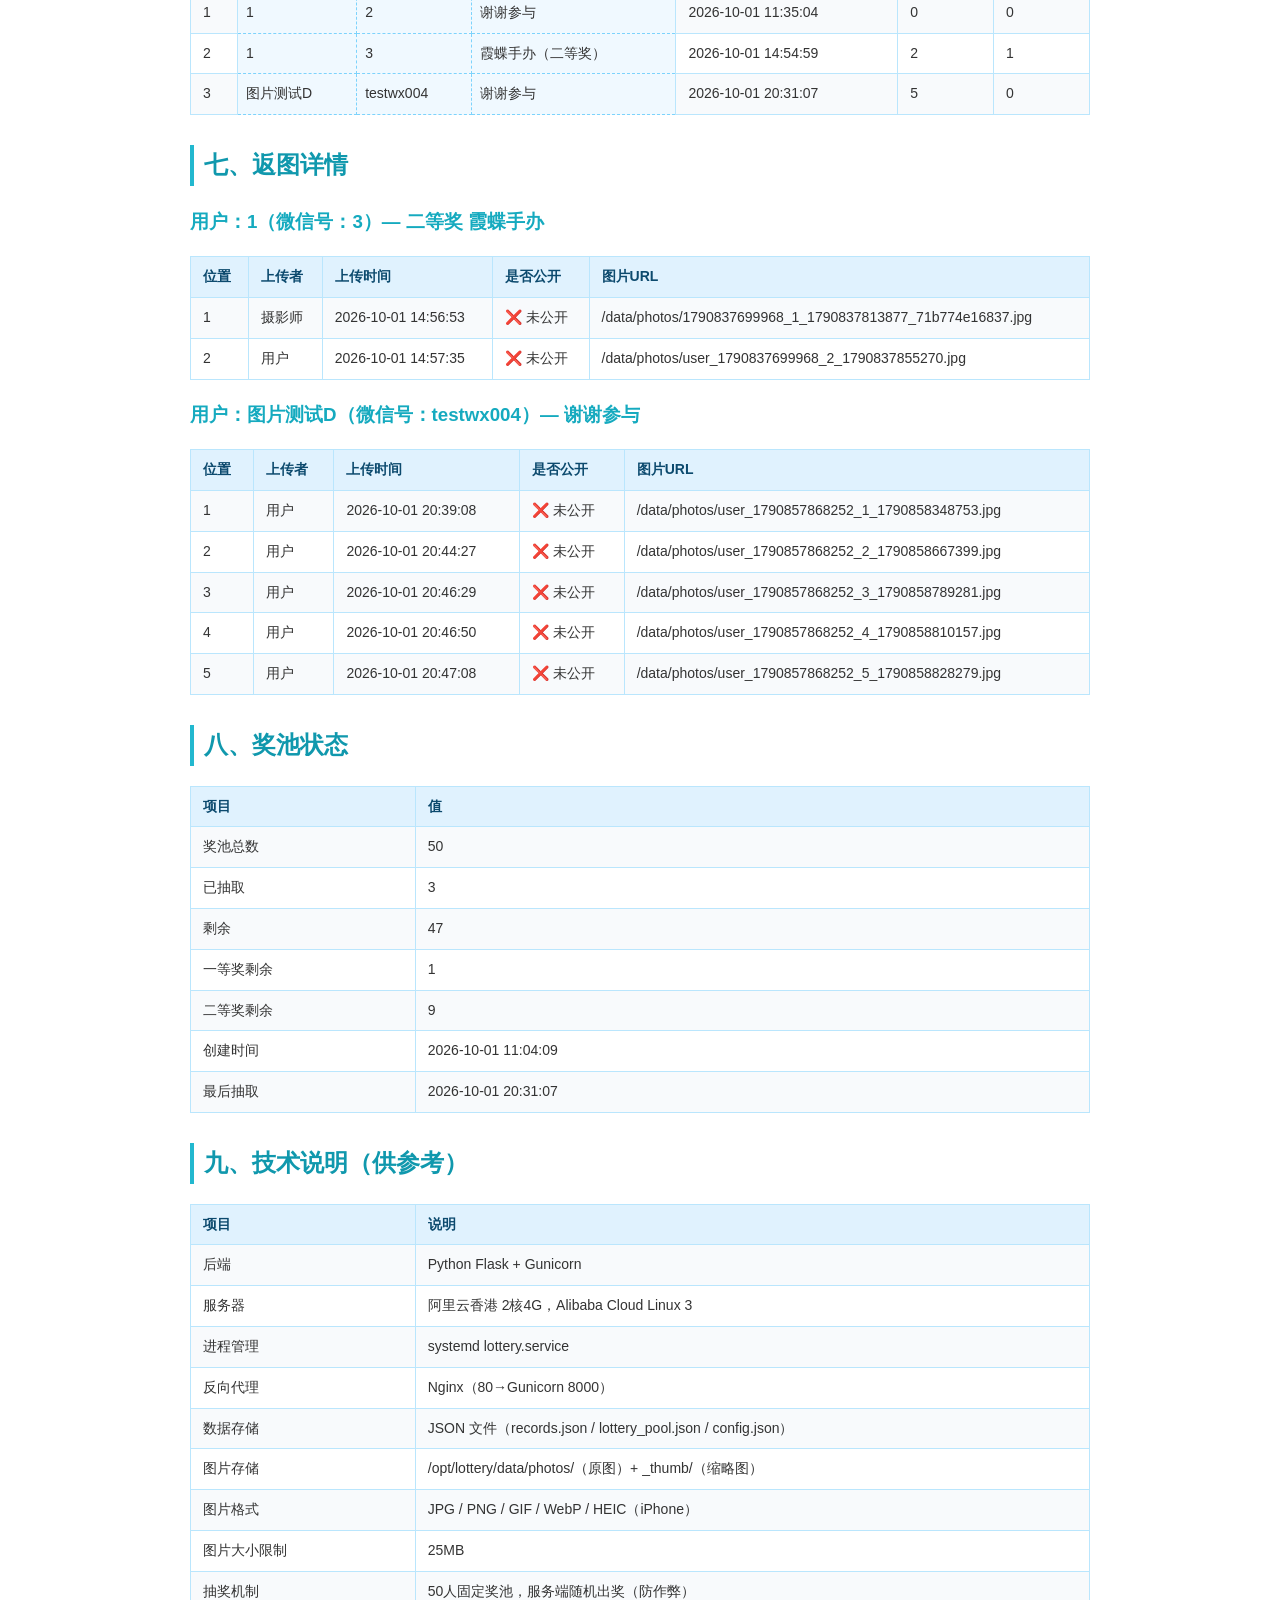
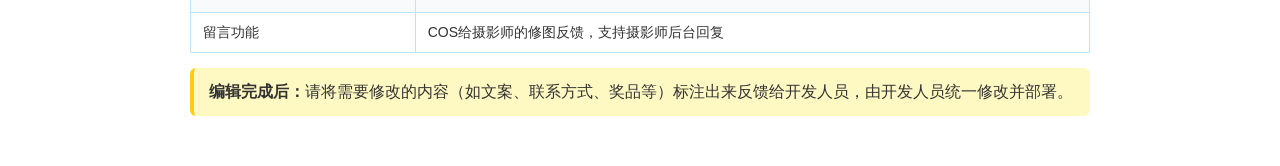
<file: docs/网站所有消息_甲方编辑版.html>
<!DOCTYPE html>
<html lang="zh-CN">
<head>
<meta charset="UTF-8">
<title>漫展抽奖网站 · 全部消息（甲方编辑版）</title>
<style>
  body { font-family: "Microsoft YaHei", sans-serif; max-width: 900px; margin: 20px auto; padding: 20px; color: #333; line-height: 1.7; }
  h1 { color: #0c8599; border-bottom: 3px solid #22b8cf; padding-bottom: 10px; }
  h2 { color: #1098ad; border-left: 4px solid #22b8cf; padding-left: 10px; margin-top: 30px; }
  h3 { color: #15aabf; }
  [contenteditable="true"] { background: #f0f9ff; padding: 4px 8px; border-radius: 4px; border: 1px dashed #7dd3fc; outline: none; }
  [contenteditable="true"]:focus { background: #e0f2fe; border-style: solid; }
  table { border-collapse: collapse; width: 100%; margin: 15px 0; }
  th, td { border: 1px solid #bae6fd; padding: 8px 12px; text-align: left; font-size: 14px; }
  th { background: #e0f2fe; color: #0c4a6e; }
  tr:nth-child(even) { background: #f8fafc; }
  .tag { display: inline-block; padding: 2px 8px; border-radius: 10px; font-size: 12px; font-weight: bold; }
  .tag-user { background: #ddd6fe; color: #5b21b6; }
  .tag-reply { background: #fbcfe8; color: #9d174d; }
  .note { background: #fef9c3; padding: 10px 15px; border-radius: 6px; border-left: 4px solid #facc15; margin: 10px 0; }
  .empty { color: #999; font-style: italic; }
  .meta { color: #64748b; font-size: 13px; }
  .print-btn { position: fixed; top: 20px; right: 20px; padding: 8px 16px; background: #0c8599; color: white; border: none; border-radius: 6px; cursor: pointer; font-size: 14px; }
  .print-btn:hover { background: #0e7490; }
  @media print { .print-btn { display: none; } [contenteditable="true"] { background: none; border: none; } }
</style>
</head>
<body>

<button class="print-btn" onclick="window.print()">打印 / 导出PDF</button>

<h1>漫展抽奖 · 照片分享网站 — 全部消息汇总</h1>
<p class="meta">导出时间：2026-10-01 | 网站地址：http://example.com | 后台：http://example.com/admin</p>
<div class="note">
  <strong>说明：</strong>本文档汇总网站上所有可编辑的文案、配置、奖品、留言和用户记录。黄色底色的文本框可直接点击编辑（在浏览器中），编辑后可点击右上角"打印/导出PDF"保存。如需修改网站实际内容，请将修改后的内容反馈给开发人员。
</div>

<!-- ==================== 1. 网站基本信息 ==================== -->
<h2>一、网站基本信息</h2>
<table>
  <tr><th width="25%">项目</th><th>内容</th></tr>
  <tr><td>网站标题</td><td contenteditable="true">漫展抽奖 · 照片分享</td></tr>
  <tr><td>前台地址</td><td contenteditable="true">http://example.com</td></tr>
  <tr><td>后台地址</td><td contenteditable="true">http://example.com/admin</td></tr>
  <tr><td>后台账号</td><td contenteditable="true">admin</td></tr>
  <tr><td>后台密码</td><td contenteditable="true">******（已脱敏，请线下索取）</td></tr>
  <tr><td>服务器IP</td><td contenteditable="true">192.0.2.1（服务器配置从略）</td></tr>
  <tr><td>SSL证书</td><td contenteditable="true">Let's Encrypt，有效期至 2026-12-30（HTTPS需安全组放行443）</td></tr>
</table>

<!-- ==================== 2. 联系方式配置 ==================== -->
<h2>二、联系方式与扩列</h2>
<table>
  <tr><th width="25%">项目</th><th>当前值</th><th>说明</th></tr>
  <tr><td>QQ号</td><td contenteditable="true">123456789</td><td>返图页下方展示</td></tr>
  <tr><td>微信号</td><td contenteditable="true">photographer_xiaoming</td><td>返图页下方展示</td></tr>
  <tr><td>QQ二维码图片</td><td contenteditable="true">未上传</td><td>后台可上传</td></tr>
  <tr><td>微信二维码图片</td><td contenteditable="true">未上传</td><td>后台可上传</td></tr>
</table>

<!-- ==================== 3. 奖品配置 ==================== -->
<h2>三、奖品配置（50人奖池）</h2>
<table>
  <tr><th width="25%">奖项</th><th>奖品名称</th><th>数量</th><th>已抽</th><th>剩余</th></tr>
  <tr><td>一等奖</td><td contenteditable="true">20元现金红包</td><td>1</td><td>0</td><td>1</td></tr>
  <tr><td>二等奖</td><td contenteditable="true">霞蝶手办</td><td>10</td><td>1</td><td>9</td></tr>
  <tr><td>谢谢参与</td><td contenteditable="true">谢谢参与</td><td>39</td><td>2</td><td>37</td></tr>
</table>
<p class="meta">奖池共 50 个名额，抽完即止。中奖结果由服务器端随机决定，前端无法篡改。</p>

<!-- ==================== 4. 网站文案 ==================== -->
<h2>四、网站文案</h2>

<h3>4.1 导航栏</h3>
<table>
  <tr><th width="25%">位置</th><th>文案</th></tr>
  <tr><td>导航按钮1</td><td contenteditable="true">抽奖</td></tr>
  <tr><td>导航按钮2</td><td contenteditable="true">我的照片</td></tr>
  <tr><td>导航按钮3</td><td contenteditable="true">大家的照片</td></tr>
</table>

<h3>4.2 抽奖页</h3>
<table>
  <tr><th width="25%">位置</th><th>文案</th></tr>
  <tr><td>大标题</td><td contenteditable="true">抽 奖</td></tr>
  <tr><td>规则1</td><td contenteditable="true">· 一等奖：20元现金红包（共1份，抽完即止）</td></tr>
  <tr><td>规则2</td><td contenteditable="true">· 二等奖：霞蝶手办（共10份，抽完即止）</td></tr>
  <tr><td>规则3</td><td contenteditable="true">· 凭中奖页面联系摄影师领取</td></tr>
  <tr><td>奖品标签</td><td contenteditable="true">一等奖 限1份</td></tr>
  <tr><td>抽奖按钮</td><td contenteditable="true">开始抽奖</td></tr>
</table>

<h3>4.3 身份登记弹窗</h3>
<table>
  <tr><th width="25%">位置</th><th>文案</th></tr>
  <tr><td>标题</td><td contenteditable="true">请先完成登记验证</td></tr>
  <tr><td>说明</td><td contenteditable="true">填写你的COS名称和微信号，便于联系和发放奖品</td></tr>
  <tr><td>输入框1标签</td><td contenteditable="true">COS名称</td></tr>
  <tr><td>输入框2标签</td><td contenteditable="true">微信号</td></tr>
  <tr><td>确认按钮</td><td contenteditable="true">确认参与</td></tr>
</table>

<h3>4.4 我的照片页</h3>
<table>
  <tr><th width="25%">位置</th><th>文案</th></tr>
  <tr><td>页面标题</td><td contenteditable="true">全 部</td></tr>
  <tr><td>副标题</td><td contenteditable="true">上传你的照片，和大家一起分享交流</td></tr>
  <tr><td>等待提示</td><td contenteditable="true">稍等一下~</td></tr>
  <tr><td>等待副标题</td><td contenteditable="true">摄影师正在为你修图中...</td></tr>
  <tr><td>上传区标题</td><td contenteditable="true">上传你的照片</td></tr>
  <tr><td>上传区说明</td><td contenteditable="true">点击白色框选择图片 → 确认上传即可（无需选位置，自动放到空位）</td></tr>
  <tr><td>选择图片按钮</td><td contenteditable="true">选择图片</td></tr>
  <tr><td>选择图片说明</td><td contenteditable="true">点白框 → 选要上传的图 (JPG/PNG/WebP)</td></tr>
  <tr><td>未选文件</td><td contenteditable="true">未选</td></tr>
  <tr><td>确认上传按钮</td><td contenteditable="true">⬆ 确认上传</td></tr>
  <tr><td>上传提示</td><td contenteditable="true">请先点白色框选择要上传的图片</td></tr>
  <tr><td>移除按钮</td><td contenteditable="true">× 移除这张</td></tr>
  <tr><td>未抽奖提示</td><td contenteditable="true">请先完成抽奖和信息登记，才能上传你的照片哦~</td></tr>
  <tr><td>去抽奖按钮</td><td contenteditable="true">去抽奖 →</td></tr>
  <tr><td>你的照片标题</td><td contenteditable="true">📷 你的照片</td></tr>
  <tr><td>你的照片说明</td><td contenteditable="true">X 张 · 点击单张照片下方的按钮，同意公开即可出现在「大家的照片」</td></tr>
</table>

<h3>4.5 温馨提示卡片</h3>
<table>
  <tr><th width="25%">位置</th><th>文案</th></tr>
  <tr><td>标题</td><td contenteditable="true">🌸 温馨小提示</td></tr>
  <tr><td>提示1</td><td contenteditable="true">📸 这里是大家分享照片、交流心得的地方，欢迎上传你自己拍的或找别人拍的照片~</td></tr>
  <tr><td>提示2</td><td contenteditable="true">🌟 摄影师拍的原图会另外整理发布，这里主要是大家自己拍的或收藏的照片交流分享</td></tr>
  <tr><td>提示3</td><td contenteditable="true">💕 摄影师偶尔也会帮忙修图，但后期水平有限，请大家不要有太大期待~</td></tr>
  <tr><td>提示4</td><td contenteditable="true">⏱️ 如果有修图需求，可以在下方留言告诉摄影师，一般1-3天内会看看~</td></tr>
  <tr><td>提示5</td><td contenteditable="true">💬 留言时尽量具体描述想要的感觉（比如"日系""港风""磨白"），更容易被理解</td></tr>
  <tr><td>提示6</td><td contenteditable="true">✨ 上传的照片越清晰越好，大家看起来也更舒服~</td></tr>
  <tr><td>提示7</td><td contenteditable="true">🌈 同意公开后，照片会出现在「大家的照片」里，一起欣赏美好的瞬间吧！</td></tr>
  <tr><td>提示8</td><td contenteditable="true">🙏 感谢大家的理解与支持，祝拍照愉快！</td></tr>
</table>

<h3>4.6 留言板</h3>
<table>
  <tr><th width="25%">位置</th><th>文案</th></tr>
  <tr><td>标题</td><td contenteditable="true">💬 COS给摄影师的反馈</td></tr>
  <tr><td>提示</td><td contenteditable="true">🎨 有修图需求可以告诉摄影师，<b>填完就能发</b>，不用等照片上传也能先留言哦～</td></tr>
  <tr><td>示例1</td><td contenteditable="true">「日系胶片感，脸磨白一点，背景加樱花🌸」</td></tr>
  <tr><td>示例2</td><td contenteditable="true">「修成赛博朋克霓虹风」</td></tr>
  <tr><td>输入框占位</td><td contenteditable="true">写下你的修图需求或想说的话...（最多500字）</td></tr>
  <tr><td>发送按钮</td><td contenteditable="true">发送</td></tr>
  <tr><td>空状态</td><td contenteditable="true">还没有留言哦～</td></tr>
</table>

<h3>4.7 大家的照片页</h3>
<table>
  <tr><th width="25%">位置</th><th>文案</th></tr>
  <tr><td>页面标题</td><td contenteditable="true">大家的照片</td></tr>
  <tr><td>统计</td><td contenteditable="true">总照片 X 张 · 最新上传 YYYY-MM-DD</td></tr>
  <tr><td>空状态</td><td contenteditable="true">还没有公开的照片，快来成为第一个分享的人吧！</td></tr>
</table>

<!-- ==================== 5. 用户留言 ==================== -->
<h2>五、用户留言</h2>
<p class="meta">以下是网站上所有用户的留言及摄影师回复。</p>

<!-- 留言1 -->
<h3>留言 #1</h3>
<table>
  <tr><th width="25%">项目</th><th>内容</th></tr>
  <tr><td>COS名称</td><td contenteditable="true">1</td></tr>
  <tr><td>微信号</td><td contenteditable="true">3</td></tr>
  <tr><td>中奖结果</td><td contenteditable="true">霞蝶手办（二等奖）</td></tr>
  <tr><td>留言时间</td><td>2026-10-01 14:55:16</td></tr>
  <tr><td>用户留言</td><td contenteditable="true">你好呀</td></tr>
  <tr><td>摄影师回复</td><td contenteditable="true" class="empty">（暂无回复）</td></tr>
  <tr><td>是否已读</td><td>✅ 已读</td></tr>
</table>

<!-- ==================== 6. 用户参与记录 ==================== -->
<h2>六、用户参与记录</h2>
<p class="meta">截至导出时间，共 3 条参与记录。</p>

<table>
  <tr>
    <th>#</th><th>COS名称</th><th>微信号</th><th>中奖结果</th>
    <th>参与时间</th><th>照片数</th><th>留言数</th>
  </tr>
  <tr>
    <td>1</td>
    <td contenteditable="true">1</td>
    <td contenteditable="true">2</td>
    <td contenteditable="true">谢谢参与</td>
    <td>2026-10-01 11:35:04</td>
    <td>0</td>
    <td>0</td>
  </tr>
  <tr>
    <td>2</td>
    <td contenteditable="true">1</td>
    <td contenteditable="true">3</td>
    <td contenteditable="true">霞蝶手办（二等奖）</td>
    <td>2026-10-01 14:54:59</td>
    <td>2</td>
    <td>1</td>
  </tr>
  <tr>
    <td>3</td>
    <td contenteditable="true">图片测试D</td>
    <td contenteditable="true">testwx004</td>
    <td contenteditable="true">谢谢参与</td>
    <td>2026-10-01 20:31:07</td>
    <td>5</td>
    <td>0</td>
  </tr>
</table>

<!-- ==================== 7. 返图详情 ==================== -->
<h2>七、返图详情</h2>

<h3>用户：1（微信号：3）— 二等奖 霞蝶手办</h3>
<table>
  <tr><th>位置</th><th>上传者</th><th>上传时间</th><th>是否公开</th><th>图片URL</th></tr>
  <tr>
    <td>1</td><td>摄影师</td><td>2026-10-01 14:56:53</td>
    <td>❌ 未公开</td>
    <td>/data/photos/1790837699968_1_1790837813877_71b774e16837.jpg</td>
  </tr>
  <tr>
    <td>2</td><td>用户</td><td>2026-10-01 14:57:35</td>
    <td>❌ 未公开</td>
    <td>/data/photos/user_1790837699968_2_1790837855270.jpg</td>
  </tr>
</table>

<h3>用户：图片测试D（微信号：testwx004）— 谢谢参与</h3>
<table>
  <tr><th>位置</th><th>上传者</th><th>上传时间</th><th>是否公开</th><th>图片URL</th></tr>
  <tr><td>1</td><td>用户</td><td>2026-10-01 20:39:08</td><td>❌ 未公开</td><td>/data/photos/user_1790857868252_1_1790858348753.jpg</td></tr>
  <tr><td>2</td><td>用户</td><td>2026-10-01 20:44:27</td><td>❌ 未公开</td><td>/data/photos/user_1790857868252_2_1790858667399.jpg</td></tr>
  <tr><td>3</td><td>用户</td><td>2026-10-01 20:46:29</td><td>❌ 未公开</td><td>/data/photos/user_1790857868252_3_1790858789281.jpg</td></tr>
  <tr><td>4</td><td>用户</td><td>2026-10-01 20:46:50</td><td>❌ 未公开</td><td>/data/photos/user_1790857868252_4_1790858810157.jpg</td></tr>
  <tr><td>5</td><td>用户</td><td>2026-10-01 20:47:08</td><td>❌ 未公开</td><td>/data/photos/user_1790857868252_5_1790858828279.jpg</td></tr>
</table>

<!-- ==================== 8. 奖池状态 ==================== -->
<h2>八、奖池状态</h2>
<table>
  <tr><th width="25%">项目</th><th>值</th></tr>
  <tr><td>奖池总数</td><td>50</td></tr>
  <tr><td>已抽取</td><td>3</td></tr>
  <tr><td>剩余</td><td>47</td></tr>
  <tr><td>一等奖剩余</td><td>1</td></tr>
  <tr><td>二等奖剩余</td><td>9</td></tr>
  <tr><td>创建时间</td><td>2026-10-01 11:04:09</td></tr>
  <tr><td>最后抽取</td><td>2026-10-01 20:31:07</td></tr>
</table>

<!-- ==================== 9. 技术说明 ==================== -->
<h2>九、技术说明（供参考）</h2>
<table>
  <tr><th width="25%">项目</th><th>说明</th></tr>
  <tr><td>后端</td><td>Python Flask + Gunicorn</td></tr>
  <tr><td>服务器</td><td>阿里云香港 2核4G，Alibaba Cloud Linux 3</td></tr>
  <tr><td>进程管理</td><td>systemd lottery.service</td></tr>
  <tr><td>反向代理</td><td>Nginx（80→Gunicorn 8000）</td></tr>
  <tr><td>数据存储</td><td>JSON 文件（records.json / lottery_pool.json / config.json）</td></tr>
  <tr><td>图片存储</td><td>/opt/lottery/data/photos/（原图）+ _thumb/（缩略图）</td></tr>
  <tr><td>图片格式</td><td>JPG / PNG / GIF / WebP / HEIC（iPhone）</td></tr>
  <tr><td>图片大小限制</td><td>25MB</td></tr>
  <tr><td>抽奖机制</td><td>50人固定奖池，服务端随机出奖（防作弊）</td></tr>
  <tr><td>留言功能</td><td>COS给摄影师的修图反馈，支持摄影师后台回复</td></tr>
</table>

<div class="note">
  <strong>编辑完成后：</strong>请将需要修改的内容（如文案、联系方式、奖品等）标注出来反馈给开发人员，由开发人员统一修改并部署。
</div>

</body>
</html>
</file>
<file: css/admin.css>
/* =========================================
   漫展抽奖后台 · 青白配色主题（与前台统一）
   主色：#f3fbff → #e8f7ff → #f5fcff
   强调：青蓝边框 + 深文字
   ========================================= */

* { box-sizing: border-box; margin: 0; padding: 0; }

:root {
  /* 青白配色（与前台一致） */
  --bg-deep: #f3fbff;
  --bg-deep-2: #e8f7ff;
  --bg-pure-white: #ffffff;

  /* 卡片：白底 + 青边框 */
  --glass-bg: #ffffff;
  --glass-bg-strong: #ffffff;
  --glass-border: #cdeafb;
  --glass-border-hi: #99d8f7;

  /* 文字：深色（不是黑，是深蓝灰，有层次） */
  --text-primary: #0c4a6e;
  --text-secondary: #0369a1;
  --text-muted: #0369a1;
  --text-dim: #64748B;

  /* 强调色：青蓝、绿、金（保持鲜艳，用于按钮/徽章） */
  --accent-cyan: #0284c7;
  --accent-blue: #0369a1;
  --accent-cyan-grad: linear-gradient(135deg, #0ea5e9, #0284c7);
  --accent-green: #10b981;
  --accent-green-grad: linear-gradient(135deg, #34d399, #10b981);
  --accent-gold: #f59e0b;
  --accent-gold-grad: linear-gradient(135deg, #fbbf24, #f59e0b);
  --accent-red: #ef4444;
  --accent-red-grad: linear-gradient(135deg, #f87171, #ef4444);
  --accent-purple: #8b5cf6;

  /* 柔和阴影（青色调，不重） */
  --radius-xl: 20px;
  --radius-lg: 16px;
  --radius-md: 12px;
  --shadow-glass: 0 10px 30px rgba(14, 165, 233, 0.10);
  --shadow-glass-sm: 0 4px 14px rgba(14, 165, 233, 0.08);
  --blur-strong: blur(16px) saturate(130%);
  --blur-normal: blur(10px) saturate(120%);
}

html, body {
  font-family: -apple-system, BlinkMacSystemFont, "PingFang SC", "Microsoft YaHei", sans-serif;
  background: linear-gradient(180deg, #f3fbff 0%, #e8f7ff 55%, #f5fcff 100%);
  color: var(--text-secondary);
  min-height: 100vh;
  overflow-x: hidden;
  -webkit-font-smoothing: antialiased;
}

/* 背景装饰：柔和青蓝光晕（不显眼、与前台一致） */
body::before, body::after {
  content: '';
  position: fixed;
  z-index: -1;
  pointer-events: none;
  filter: blur(120px);
  opacity: 0.55;
}
body::before {
  width: 600px; height: 600px;
  background: radial-gradient(circle, #7dd3fc 0%, transparent 62%);
  top: -240px; left: -160px;
  animation: bgFloat 22s ease-in-out infinite alternate;
}
body::after {
  width: 520px; height: 520px;
  background: radial-gradient(circle, #a7f3d0 0%, transparent 62%);
  bottom: -220px; right: -120px;
  animation: bgFloat2 24s ease-in-out infinite alternate;
}
@keyframes bgFloat {
  from { transform: translate(0, 0) scale(1); }
  to   { transform: translate(60px, 40px) scale(1.12); }
}
@keyframes bgFloat2 {
  from { transform: translate(0, 0) scale(1); }
  to   { transform: translate(-40px, -30px) scale(1.1); }
}

/* ============== 卡片基础类（青白风） ============== */
.glass, .glass-lg {
  background: var(--glass-bg);
  border: 1px solid var(--glass-border);
  backdrop-filter: var(--blur-normal);
  -webkit-backdrop-filter: var(--blur-normal);
  border-radius: var(--radius-xl);
  box-shadow: var(--shadow-glass);
  position: relative;
  overflow: hidden;
}
/* 卡片顶部高光（非常淡） */
.glass::before, .glass-lg::before {
  content: '';
  position: absolute;
  top: 0; left: 0; right: 0;
  height: 1px;
  background: linear-gradient(90deg, transparent, rgba(14,165,233,0.22), transparent);
  z-index: 1;
  pointer-events: none;
}

/* ============== 左侧竖排导航（青白配色） ============== */
.sidebar {
  position: fixed;
  top: 0; left: 0; bottom: 0;
  width: 80px;
  display: flex;
  flex-direction: column;
  align-items: center;
  padding: 26px 0 18px 0;
  gap: 14px;
  z-index: 50;
  background: linear-gradient(180deg, #ffffff 0%, #f0faff 100%);
  border-right: 1px solid var(--glass-border);
  backdrop-filter: var(--blur-strong);
  box-shadow: 2px 0 18px rgba(14, 165, 233, 0.06);
}
.sidebar-logo {
  width: 46px; height: 46px;
  border-radius: 14px;
  background: var(--accent-cyan-grad);
  display: flex; align-items: center; justify-content: center;
  color: #fff; font-size: 20px; font-weight: 700;
  box-shadow: 0 6px 18px rgba(14,165,233,0.28);
  margin-bottom: 10px;
}
.sidebar-brand-text {
  writing-mode: vertical-rl;
  text-orientation: upright;
  font-size: 12px;
  letter-spacing: 4px;
  color: var(--text-muted);
  font-weight: 600;
  padding: 8px 0;
  margin-bottom: 8px;
}
.sidebar-divider {
  width: 32px;
  height: 1px;
  background: linear-gradient(90deg, transparent, var(--glass-border-hi), transparent);
  margin: 6px 0;
}
.sidebar-link {
  width: 52px; height: 52px;
  border-radius: 14px;
  display: flex;
  flex-direction: column;
  align-items: center;
  justify-content: center;
  gap: 4px;
  color: var(--text-muted);
  text-decoration: none;
  font-size: 18px;
  cursor: pointer;
  transition: all 0.22s ease;
  border: 1px solid transparent;
  position: relative;
}
.sidebar-link span {
  font-size: 10px;
  letter-spacing: 1px;
  writing-mode: vertical-rl;
  text-orientation: upright;
}
.sidebar-link:hover {
  color: var(--accent-cyan);
  background: #e0f4ff;
  border-color: #bae6fd;
}
.sidebar-link.active {
  color: #ffffff;
  background: var(--accent-cyan-grad);
  border: 1px solid rgba(14,165,233,0.35);
  box-shadow: 0 4px 14px rgba(14,165,233,0.28);
}
.sidebar-link.active::after {
  content: '';
  position: absolute;
  left: -15px;
  top: 50%;
  transform: translateY(-50%);
  width: 4px; height: 26px;
  border-radius: 0 4px 4px 0;
  background: var(--accent-cyan-grad);
  box-shadow: 0 0 10px rgba(14,165,233,0.45);
}
.sidebar-spacer { flex: 1; }
.sidebar-avatar {
  width: 40px; height: 40px;
  border-radius: 13px;
  background: linear-gradient(135deg, #A78BFA, #8B5CF6);
  display: flex; align-items: center; justify-content: center;
  color: #fff; font-size: 14px; font-weight: 700;
  cursor: pointer;
  border: 1px solid rgba(255,255,255,0.55);
  box-shadow: 0 4px 12px rgba(139, 92, 246, 0.22);
}
.sidebar-logout {
  width: 40px; height: 40px;
  border-radius: 13px;
  display: flex; align-items: center; justify-content: center;
  color: var(--accent-red);
  cursor: pointer;
  transition: all 0.2s;
  border: 1px solid transparent;
  font-size: 18px;
}
.sidebar-logout:hover {
  background: #fee2e2;
  border-color: #fecaca;
  color: #dc2626;
}

/* 主内容容器（左边导航让出位置） */
.app-main {
  margin-left: 80px;
  padding: 22px 30px 30px 30px;
  min-height: 100vh;
}

/* ============== 顶部栏（青白风） ============== */
.topbar {
  display: flex;
  align-items: center;
  justify-content: space-between;
  padding: 12px 22px;
  margin-bottom: 24px;
  gap: 14px;
  flex-wrap: wrap;
}
.topbar-title-wrap { display: flex; align-items: center; gap: 12px; }
.topbar-icon {
  width: 40px; height: 40px;
  border-radius: 13px;
  background: var(--accent-cyan-grad);
  display: flex; align-items: center; justify-content: center;
  font-size: 17px;
  color: #fff;
  box-shadow: 0 5px 16px rgba(14,165,233,0.28);
}
.topbar-title {
  font-size: 20px;
  font-weight: 700;
  color: var(--text-primary);
  letter-spacing: 0.5px;
}
.topbar-subtitle {
  font-size: 12px;
  color: var(--text-muted);
  margin-top: 2px;
  opacity: 0.85;
}
.topbar-actions { display: flex; align-items: center; gap: 10px; flex-wrap: wrap; }

/* ============== 输入框和按钮通用（青白风） ============== */
.field-wrap { position: relative; }
.input, .select {
  width: 100%;
  padding: 10px 14px 10px 38px;
  background: #ffffff;
  border: 1px solid var(--glass-border);
  border-radius: var(--radius-md);
  color: var(--text-primary);
  font-size: 14px;
  font-family: inherit;
  outline: none;
  transition: all 0.2s ease;
}
.select {
  padding-left: 14px;
  padding-right: 36px;
  appearance: none;
  background-image: url("data:image/svg+xml,%3Csvg xmlns='http://www.w3.org/2000/svg' width='12' height='12' viewBox='0 0 24 24' fill='none' stroke='%230369a1' stroke-width='2'%3E%3Cpolyline points='6 9 12 15 18 9'/%3E%3C/svg%3E");
  background-repeat: no-repeat;
  background-position: right 14px center;
  background-color: #ffffff;
  cursor: pointer;
}
.select option { background: #ffffff; color: var(--text-primary); }
.input::placeholder { color: #7a98b1; }
.input:focus, .select:focus {
  border-color: #38bdf8;
  background: #f0faff;
  box-shadow: 0 0 0 3px rgba(56,189,248,0.15);
}
.field-icon {
  position: absolute;
  left: 13px;
  top: 50%;
  transform: translateY(-50%);
  color: var(--text-muted);
  font-size: 14px;
  pointer-events: none;
  opacity: 0.85;
}

.btn {
  padding: 9px 18px;
  border-radius: var(--radius-md);
  border: 1px solid transparent;
  cursor: pointer;
  font-size: 13px;
  font-weight: 600;
  font-family: inherit;
  transition: all 0.2s ease;
  color: #fff;
  display: inline-flex;
  align-items: center;
  gap: 7px;
  white-space: nowrap;
}
.btn:hover { transform: translateY(-1px); filter: brightness(1.05); box-shadow: 0 6px 16px rgba(14,165,233,0.18); }
.btn:active { transform: translateY(0); }
.btn-primary { background: var(--accent-cyan-grad); box-shadow: 0 4px 14px rgba(14,165,233,0.25); }
.btn-green { background: var(--accent-green-grad); box-shadow: 0 4px 14px rgba(16,185,129,0.22); }
.btn-gold { background: var(--accent-gold-grad); box-shadow: 0 4px 14px rgba(245,158,11,0.25); color: #78350f; }
.btn-red { background: var(--accent-red-grad); box-shadow: 0 4px 14px rgba(239,68,68,0.22); }
.btn-orange { background: linear-gradient(135deg, #FB923C 0%, #F97316 100%); box-shadow: 0 4px 14px rgba(249,115,22,0.25); }
.btn-ghost {
  background: #ffffff;
  border: 1px solid var(--glass-border);
  color: var(--text-primary);
  box-shadow: none;
}
.btn-ghost:hover { background: #e0f4ff; border-color: #7dd3fc; color: var(--accent-blue); }

/* ============== 统计小卡片（KPI，青白风） ============== */
.stat-mini {
  padding: 18px 20px;
  border-radius: var(--radius-lg);
  background: #ffffff;
  border: 1px solid var(--glass-border);
  backdrop-filter: var(--blur-normal);
  box-shadow: 0 4px 16px rgba(14,165,233,0.05);
  position: relative;
  overflow: hidden;
}
.stat-mini-head {
  display: flex;
  align-items: center;
  justify-content: space-between;
  margin-bottom: 10px;
}
.stat-mini-icon {
  width: 34px; height: 34px;
  border-radius: 11px;
  display: flex; align-items: center; justify-content: center;
  font-size: 15px;
  color: #fff;
}
.stat-mini-icon.cyan   { background: var(--accent-cyan-grad);   box-shadow: 0 3px 10px rgba(14,165,233,0.25); }
.stat-mini-icon.gold   { background: var(--accent-gold-grad);   box-shadow: 0 3px 10px rgba(245,158,11,0.25); }
.stat-mini-icon.purple { background: linear-gradient(135deg, #A78BFA, #8B5CF6); box-shadow: 0 3px 10px rgba(139,92,246,0.22); }
.stat-mini-icon.green  { background: var(--accent-green-grad);  box-shadow: 0 3px 10px rgba(16,185,129,0.22); }
.stat-mini-icon.red    { background: var(--accent-red-grad);    box-shadow: 0 3px 10px rgba(239,68,68,0.22); }
.stat-mini-delta {
  font-size: 11px;
  padding: 3px 8px;
  border-radius: 999px;
  font-weight: 600;
}
.stat-mini-delta.up   { background: #d1fae5; color: #047857; border: 1px solid #a7f3d0; }
.stat-mini-delta.down { background: #fee2e2; color: #b91c1c; border: 1px solid #fecaca; }
.stat-mini-value {
  font-size: 28px;
  font-weight: 800;
  color: var(--text-primary);
  letter-spacing: 0.5px;
  line-height: 1;
  margin-bottom: 5px;
  font-variant-numeric: tabular-nums;
}
.stat-mini-label {
  font-size: 12px;
  color: var(--text-muted);
  letter-spacing: 0.3px;
  font-weight: 600;
  opacity: 0.92;
}
.stat-mini-bar {
  margin-top: 12px;
  height: 5px;
  border-radius: 999px;
  background: #e0f2fe;
  overflow: hidden;
}
.stat-mini-bar > div {
  height: 100%;
  border-radius: 999px;
}

/* ============== 表格（青白风） ============== */
.table-wrap {
  border-radius: var(--radius-xl);
  background: #ffffff;
  border: 1px solid var(--glass-border);
  backdrop-filter: var(--blur-normal);
  box-shadow: var(--shadow-glass);
  overflow: hidden;
}
.table-wrap-head {
  padding: 14px 22px;
  border-bottom: 1px solid var(--glass-border);
  display: flex;
  align-items: center;
  justify-content: space-between;
  flex-wrap: wrap;
  gap: 12px;
  background: linear-gradient(180deg, #f8fcff 0%, #ffffff 100%);
}
.table-wrap-title {
  font-size: 15px;
  color: var(--text-primary);
  font-weight: 700;
  display: flex;
  align-items: center;
  gap: 8px;
}
.table-wrap-title .dot {
  width: 8px; height: 8px;
  border-radius: 50%;
  background: var(--accent-green);
  box-shadow: 0 0 8px rgba(16,185,129,0.6);
  animation: pulse 1.8s ease-in-out infinite;
}
@keyframes pulse { 0%,100% { opacity: 1; } 50% { opacity: 0.4; } }
.table-scroll {
  overflow-x: auto;
  max-height: calc(100vh - 420px);
  min-height: 280px;
}
.table-scroll::-webkit-scrollbar { width: 8px; height: 8px; }
.table-scroll::-webkit-scrollbar-thumb { background: #bae6fd; border-radius: 6px; }
.table-scroll::-webkit-scrollbar-thumb:hover { background: #7dd3fc; }

table.admin-table { width: 100%; border-collapse: separate; border-spacing: 0; min-width: 920px; }
table.admin-table th {
  padding: 12px 18px;
  text-align: left;
  font-size: 12px;
  font-weight: 700;
  color: var(--text-primary);
  letter-spacing: 0.3px;
  text-transform: none;
  background: linear-gradient(180deg, #f0faff 0%, #e6f7ff 100%);
  border-bottom: 1px solid var(--glass-border);
  position: sticky;
  top: 0;
  z-index: 2;
}
table.admin-table td {
  padding: 13px 18px;
  font-size: 13px;
  border-bottom: 1px solid #e0f2fe;
  color: var(--text-secondary);
  font-weight: 500;
}
table.admin-table tr:last-child td { border-bottom: none; }
table.admin-table tbody tr { transition: background 0.2s; }
table.admin-table tbody tr:hover { background: #f5fbff; }
.mono { font-family: ui-monospace, SFMono-Regular, Menlo, Consolas, monospace; font-size: 12px; color: var(--text-primary); }

/* 徽章（青白风：背景更明显，边框更实） */
.badge {
  display: inline-flex;
  align-items: center;
  gap: 5px;
  padding: 4px 11px;
  border-radius: 999px;
  font-size: 11px;
  font-weight: 700;
  letter-spacing: 0.3px;
}
.badge-dot { width: 6px; height: 6px; border-radius: 50%; }
.badge-prize1 { background: #fef3c7; color: #92400e; border: 1px solid #fcd34d; }
.badge-prize1 .badge-dot { background: #f59e0b; }
.badge-prize2 { background: #cffafe; color: #0e7490; border: 1px solid #67e8f9; }
.badge-prize2 .badge-dot { background: #06b6d4; }
.badge-prize3 { background: #ede9fe; color: #6d28d9; border: 1px solid #c4b5fd; }
.badge-prize3 .badge-dot { background: #8b5cf6; }
.badge-prize4 { background: #f1f5f9; color: #475569; border: 1px solid #cbd5e1; }
.badge-prize4 .badge-dot { background: #64748b; }
.badge-ok { background: #d1fae5; color: #047857; border: 1px solid #6ee7b7; }
.badge-ok .badge-dot { background: #10b981; }
.badge-warn { background: #fef3c7; color: #92400e; border: 1px solid #fcd34d; }
.badge-warn .badge-dot { background: #f59e0b; }

/* 缩略图（青白风：白底青边框） */
.photo-thumb {
  width: 52px; height: 52px;
  border-radius: 12px;
  object-fit: cover;
  border: 2px solid #bae6fd;
  cursor: pointer;
  transition: transform 0.2s, border-color 0.2s;
  background: #ffffff;
}
.photo-thumb:hover { transform: scale(1.06); border-color: #0ea5e9; }

/* 小按钮（表格行内） */
.row-btn {
  padding: 5px 12px;
  border-radius: 9px;
  font-size: 12px;
  font-weight: 700;
  border: 1px solid transparent;
  cursor: pointer;
  color: #fff;
  font-family: inherit;
  display: inline-flex;
  align-items: center;
  gap: 5px;
  transition: all 0.18s;
}
.row-btn + .row-btn { margin-left: 5px; }
.row-btn:hover { filter: brightness(1.05); transform: translateY(-1px); }
.row-btn.btn-upl { background: var(--accent-green-grad); }
.row-btn.btn-view { background: #e0f2fe; color: #0369a1; border-color: #7dd3fc; }
.row-btn.btn-del { background: #fee2e2; color: #b91c1c; border-color: #fca5a5; }
.row-btn.btn-reset { background: #ffedd5; color: #9a3412; border-color: #fdba74; }

/* 空状态（青白风） */
.empty-state {
  padding: 70px 20px 55px;
  text-align: center;
  color: var(--text-muted);
}
.empty-state .emoji { font-size: 52px; margin-bottom: 12px; opacity: 0.75; }
.empty-state p { font-size: 14px; color: var(--text-secondary); font-weight: 500; }

/* ============== 模态框（上传/预览） ============== */
.modal-mask {
  position: fixed;
  inset: 0;
  background: rgba(3, 105, 161, 0.18);
  backdrop-filter: blur(6px);
  z-index: 900;
  display: none;
  align-items: center;
  justify-content: center;
  padding: 20px;
}
.modal-mask.show { display: flex; }
.modal-box {
  width: 100%;
  max-width: 600px;
  padding: 24px 26px 22px;
  border-radius: 18px;
  background: linear-gradient(160deg, #ffffff 0%, #f3fbff 50%, #ecf8ff 100%);
  border: 1px solid #cdeafb;
  box-shadow: 0 22px 55px rgba(14, 165, 233, 0.18);
  animation: modalIn 0.25s ease;
}
@keyframes modalIn { from { opacity: 0; transform: translateY(20px) scale(0.97);} to { opacity: 1; transform: translateY(0) scale(1);} }
.modal-title {
  font-size: 17px;
  color: #0c4a6e;
  font-weight: 700;
  margin-bottom: 4px;
  display: flex; align-items: center; gap: 10px;
}
.modal-desc { font-size: 13px; color: #0369a1; margin-bottom: 14px; opacity: 0.85; }

/* ===== 上传选图框（青白简洁风） ===== */
.modal-file-drop {
  border: 2px dashed #7dd3fc;
  border-radius: 14px;
  padding: 22px 16px;
  text-align: center;
  margin-bottom: 14px;
  cursor: pointer;
  background: linear-gradient(180deg, #f0faff 0%, #e6f7ff 100%);
  transition: all 0.15s ease;
}
.modal-file-drop:hover, .modal-file-drop.dragover {
  border-color: #0284c7;
  background: linear-gradient(180deg, #e0f4ff 0%, #cceeff 100%);
}
.modal-file-drop .drop-icon { font-size: 28px; margin-bottom: 6px; opacity: 0.92; }
.modal-file-drop .drop-text { font-size: 14px; color: #075985; font-weight: 600; }
.modal-file-drop .drop-sub { font-size: 12px; color: #0369a1; margin-top: 4px; opacity: 0.8; }
.modal-file-input { display: none; }

/* ===== 上传预览（关键修复：去掉锁死不显示的 !important） ===== */
.modal-preview {
  display: none;
  margin-bottom: 14px;
  border: 2px solid #bae6fd;
  border-radius: 14px;
  background: #ffffff;
  position: relative;
  text-align: center;
  height: auto;
  overflow: hidden;
  padding: 8px;
}
.modal-preview.show {
  display: block !important;
}
.modal-preview img {
  max-width: 100%;
  max-height: 300px;
  width: auto;
  height: auto;
  object-fit: contain;
  display: block;
  margin: 0 auto;
  background: #ffffff;
  border-radius: 10px;
}
/* ===== 已有返图概览（九宫格小缩略图，青白风格） ===== */
.existing-photos-panel {
  display: none;
  margin-bottom: 14px;
  padding: 12px 14px 14px;
  border: 1px solid #bae6fd;
  border-radius: 14px;
  background: linear-gradient(180deg, #ffffff 0%, #f3fbff 100%);
  height: auto;
  overflow: visible;
}
.existing-photos-panel.on { display: block; }
.existing-photos-panel:not(:has(.epp-grid > *)),
.existing-photos-panel:has(.epp-grid:empty) { display: none !important; }
.epp-grid:empty { display: none !important; }

.remove-preview-btn {
  display: none;
  position: absolute;
  top: 10px;
  right: 10px;
  width: 30px;
  height: 30px;
  border-radius: 50%;
  border: none;
  background: rgba(239, 68, 68, 0.92);
  color: #fff;
  font-size: 18px;
  line-height: 30px;
  text-align: center;
  cursor: pointer;
  user-select: none;
  box-shadow: 0 2px 8px rgba(239,68,68,0.35);
  z-index: 5;
}
.remove-preview-btn:hover { background: #dc2626; }
.modal-preview.show .remove-preview-btn { display: block; }

.epp-title {
  font-size: 13px;
  color: #0c4a6e;
  margin-bottom: 10px;
  font-weight: 700;
  letter-spacing: 0.3px;
}
.epp-grid {
  display: grid;
  grid-template-columns: repeat(9, 1fr);
  gap: 6px;
}
.epp-card {
  border-radius: 8px;
  overflow: hidden;
  border: 2px solid #bae6fd;
  background: #ffffff;
  display: flex;
  flex-direction: column;
  position: relative;
}
.epp-card.public-approved {
  border-color: #10b981;
  box-shadow: 0 0 0 2px rgba(16,185,129,0.18);
}
.epp-img-wrap {
  position: relative;
  width: 100%;
  padding-bottom: 100%;
  overflow: hidden;
  background: #f0f9ff;
  border-radius: 6px;
}
.epp-img-wrap img {
  position: absolute;
  inset: 0;
  width: 100%;
  height: 100%;
  object-fit: cover;
  display: block;
}
.epp-pos-label {
  position: absolute;
  top: 3px;
  left: 3px;
  z-index: 2;
  width: 18px;
  height: 18px;
  line-height: 18px;
  text-align: center;
  font-size: 11px;
  font-weight: 700;
  color: #ffffff;
  background: rgba(14, 165, 233, 0.88);
  border-radius: 50%;
}
.epp-card.public-approved .epp-pos-label { background: rgba(16,185,129,0.92); }
.epp-del-btn {
  position: absolute;
  top: 3px;
  right: 3px;
  z-index: 2;
  width: 18px;
  height: 18px;
  line-height: 16px;
  text-align: center;
  font-size: 12px;
  border-radius: 50%;
  border: none;
  cursor: pointer;
  background: rgba(239,68,68,0.88);
  color: #fff;
  padding: 0;
}
.epp-del-btn:disabled {
  background: #cbd5e1;
  cursor: not-allowed;
  opacity: 0.6;
}
.epp-del-btn:not(:disabled):hover { background: #dc2626; }
.epp-img-wrap.img-broken { display: none !important; }
.epp-img {
  position: absolute;
  top: 0; left: 0;
  width: 100%; height: 100%;
  object-fit: cover;
}
.epp-pos {
  position: absolute;
  top: 4px; left: 4px;
  background: #ffffff;
  color: #0369a1;
  font-size: 10px;
  font-weight: 700;
  padding: 2px 6px;
  border-radius: 4px;
  border: 1px solid #bae6fd;
}
.epp-info {
  padding: 6px 8px 8px 8px;
  display: flex;
  flex-direction: column;
  gap: 6px;
}
.epp-status {
  font-size: 10px;
  padding: 3px 6px;
  border-radius: 4px;
  text-align: center;
  font-weight: 700;
}
.epp-status.ok {
  background: #d1fae5;
  color: #047857;
  border: 1px solid #6ee7b7;
}
.epp-status.wait {
  background: #fef3c7;
  color: #92400e;
  border: 1px solid #fcd34d;
}
.epp-actions {
  display: flex;
  gap: 4px;
  flex-wrap: wrap;
}
.epp-actions .row-btn {
  flex: 1;
  font-size: 10px;
  padding: 5px 6px;
  justify-content: center;
  white-space: nowrap;
}

/* 位置序号 + 九宫格槽位（青白风） */
.position-control-row {
  display: grid;
  grid-template-columns: auto 1fr;
  align-items: start;
  gap: 18px;
  padding: 12px 14px;
  margin-bottom: 18px;
  border-radius: 12px;
  background: linear-gradient(180deg, #f8fcff 0%, #ecf8ff 100%);
  border: 1px solid #bae6fd;
}
.pcr-left, .pcr-right {
  display: flex;
  flex-direction: column;
  gap: 6px;
  padding: 0;
  margin: 0;
}
.pcr-label {
  font-size: 11px;
  font-weight: 700;
  color: #0c4a6e;
  line-height: 1;
  height: 14px;
  display: flex;
  align-items: center;
}
.pcr-input-wrap {
  display: flex;
  align-items: center;
  gap: 0;
  width: fit-content;
}
.pcr-spin {
  width: 30px; height: 30px;
  border: 1px solid #7dd3fc;
  background: #ffffff;
  color: #0369a1;
  cursor: pointer;
  font-size: 16px;
  font-weight: 800;
  display: flex;
  align-items: center;
  justify-content: center;
  user-select: none;
  transition: background .15s;
}
.pcr-spin:hover { background: #e0f4ff; }
.pcr-spin.pcr-minus { border-radius: 8px 0 0 8px; }
.pcr-spin.pcr-plus { border-radius: 0 8px 8px 0; }
.pcr-input {
  width: 50px;
  height: 30px;
  text-align: center;
  border: 1px solid #7dd3fc;
  border-left: none;
  border-right: none;
  background: #f0faff;
  color: #0c4a6e;
  font-size: 14px;
  font-weight: 800;
  font-family: inherit;
  outline: none;
  -moz-appearance: textfield;
}
.pcr-input::-webkit-outer-spin-button,
.pcr-input::-webkit-inner-spin-button { -webkit-appearance: none; margin: 0; }
.pcr-hint { display: none; }
.pcr-count-label {
  font-size: 11px;
  color: #0369a1;
  font-weight: 700;
  line-height: 1;
  height: 14px;
  display: flex;
  align-items: center;
}
.pcr-count-label strong {
  color: #0284c7;
  font-size: 13px;
  margin: 0 3px;
}
.pcr-slots {
  display: grid;
  grid-template-columns: repeat(9, 1fr);
  gap: 3px;
}
.slot {
  aspect-ratio: 1;
  border-radius: 5px;
  background: #ffffff;
  color: #7a98b1;
  font-size: 10px;
  font-weight: 700;
  display: flex;
  align-items: center;
  justify-content: center;
  border: 1px solid #bae6fd;
  padding: 0;
}
.slot.used {
  background: #e0f4ff;
  color: #075985;
  border: 1px solid #38bdf8;
  box-shadow: 0 0 0 1px rgba(56,189,248,0.18) inset;
}

/* 状态徽章扩展：部分公开（青白风） */
.badge-ok2 {
  background: #e0f2fe;
  border: 1px solid #7dd3fc;
  color: #0369a1;
}
.badge-ok2 .badge-dot { background: #0ea5e9; }

/* ========= 小按钮（留言板用） ========= */
.btn-sm {
  padding: 5px 10px;
  font-size: 11px;
  border-radius: 6px;
  line-height: 1.3;
  font-weight: 700;
}

/* ========= 管理员端 · 用户留言板（青白风） ========= */
.msg-panel {
  border-radius: 14px;
  border: 1px solid #bae6fd;
  background: #ffffff;
  overflow: hidden;
}
.msg-panel-head {
  display: flex;
  align-items: center;
  justify-content: space-between;
  padding: 10px 14px;
  background: linear-gradient(180deg, #f0faff 0%, #ffffff 100%);
  border-bottom: 1px solid #bae6fd;
}
.msg-panel-title {
  font-size: 13px;
  font-weight: 700;
  color: #0c4a6e;
  display: flex;
  align-items: center;
  gap: 6px;
}
.msg-panel-count {
  font-size: 11px;
  color: #0369a1;
  background: #e0f4ff;
  border: 1px solid #bae6fd;
  border-radius: 999px;
  padding: 2px 10px;
  font-weight: 700;
}
.msg-list {
  padding: 10px 12px;
  display: flex;
  flex-direction: column;
  gap: 10px;
  max-height: 420px;
  overflow-y: auto;
}
.msg-item {
  border-radius: 10px;
  border: 1px solid #e0f2fe;
  background: #f8fcff;
  padding: 10px 12px;
  display: flex;
  flex-direction: column;
  gap: 8px;
}
.msg-item-unread {
  border-color: #7dd3fc;
  box-shadow: 0 0 0 1px rgba(56,189,248,0.15) inset;
  background: #f0faff;
}
.msg-head {
  display: flex;
  align-items: center;
  justify-content: space-between;
  gap: 8px;
}
.msg-by {
  font-size: 11px;
  font-weight: 800;
  color: #0284c7;
  letter-spacing: 0.02em;
}
.msg-time {
  font-size: 10px;
  color: #64748b;
  font-weight: 500;
}
.msg-text {
  font-size: 13px;
  line-height: 1.65;
  color: #0c4a6e;
  white-space: pre-wrap;
  word-break: break-word;
  font-weight: 500;
}
.msg-reply {
  border-radius: 8px;
  border: 1px solid #a7f3d0;
  background: linear-gradient(180deg, #ecfdf5 0%, #f0fdf4 100%);
  padding: 8px 10px;
  display: flex;
  flex-direction: column;
  gap: 5px;
}
.msg-reply-head {
  display: flex;
  align-items: center;
  justify-content: space-between;
}
.msg-reply-head .msg-by {
  color: #059669;
}
.msg-reply-text {
  font-size: 13px;
  line-height: 1.65;
  color: #064e3b;
  white-space: pre-wrap;
  word-break: break-word;
  margin: 0;
  font-weight: 500;
}
.msg-reply-form {
  display: flex;
  flex-direction: column;
  gap: 6px;
  margin-top: 2px;
}
.msg-reply-input {
  width: 100%;
  min-height: 48px;
  resize: vertical;
  padding: 8px 10px;
  border-radius: 8px;
  border: 1px solid #bae6fd;
  background: #ffffff;
  color: #0c4a6e;
  font-size: 13px;
  line-height: 1.6;
  font-family: inherit;
  outline: none;
  transition: border-color .15s;
  font-weight: 500;
}
.msg-reply-input:focus { border-color: #38bdf8; box-shadow: 0 0 0 2px rgba(56,189,248,0.15); }
.msg-reply-input::placeholder { color: #7a98b1; }
.msg-reply-actions {
  display: flex;
  justify-content: flex-end;
  align-items: center;
  gap: 6px;
}
.msg-list::-webkit-scrollbar { width: 6px; }
.msg-list::-webkit-scrollbar-thumb { background: #bae6fd; border-radius: 6px; }
.msg-list::-webkit-scrollbar-thumb:hover { background: #7dd3fc; }

@media (max-width: 620px) {
  .position-control-row { grid-template-columns: 1fr; }
  .epp-grid { grid-template-columns: repeat(2, 1fr); }
}

/* ============== Toast（青白风） ============== */
.toast {
  position: fixed;
  top: 28px;
  left: 50%;
  transform: translateX(-50%) translateY(-80px);
  padding: 12px 22px;
  background: #ffffff;
  border: 1px solid #7dd3fc;
  backdrop-filter: blur(16px);
  border-radius: 999px;
  color: #0c4a6e;
  font-size: 13px;
  font-weight: 600;
  z-index: 1000;
  box-shadow: 0 12px 30px rgba(14,165,233,0.22);
  opacity: 0;
  transition: all 0.3s cubic-bezier(.2,.9,.2,1.2);
  display: flex;
  align-items: center;
  gap: 8px;
}
.toast.show { transform: translateX(-50%) translateY(0); opacity: 1; }
.toast.ok  { border-color: #6ee7b7; box-shadow: 0 12px 30px rgba(16,185,129,0.22); }
.toast.err { border-color: #fca5a5; box-shadow: 0 12px 30px rgba(239,68,68,0.22); color: #b91c1c; }
.toast .toast-icon { font-size: 15px; }

/* ============== 看板页专属（青白风） ============== */
.db-kpi-grid {
  display: grid;
  grid-template-columns: repeat(4, 1fr);
  gap: 18px;
  margin-bottom: 22px;
}
.db-two-col {
  display: grid;
  grid-template-columns: 1.2fr 1fr;
  gap: 22px;
  margin-bottom: 22px;
}
.db-three-col {
  display: grid;
  grid-template-columns: 1fr 1fr 1fr;
  gap: 22px;
}
@media (max-width: 1200px) {
  .db-kpi-grid { grid-template-columns: repeat(2, 1fr); }
  .db-two-col { grid-template-columns: 1fr; }
  .db-three-col { grid-template-columns: 1fr 1fr; }
}
@media (max-width: 720px) {
  .db-kpi-grid { grid-template-columns: 1fr; }
  .db-three-col { grid-template-columns: 1fr; }
}
.chart-card {
  padding: 22px 24px;
  border-radius: var(--radius-xl);
  background: #ffffff;
  border: 1px solid var(--glass-border);
  backdrop-filter: var(--blur-normal);
  box-shadow: var(--shadow-glass);
}
.chart-card-head {
  display: flex;
  align-items: center;
  justify-content: space-between;
  margin-bottom: 18px;
}
.chart-card-title {
  font-size: 15px;
  font-weight: 700;
  color: var(--text-primary);
  display: flex;
  align-items: center;
  gap: 8px;
}
.chart-card-title .tag {
  font-size: 10px;
  padding: 2px 8px;
  border-radius: 999px;
  background: #e0f2fe;
  color: #0369a1;
  border: 1px solid #bae6fd;
  font-weight: 700;
}
.chart-container { position: relative; height: 280px; }
.chart-container.sm { height: 240px; }

/* 照片墙（青白风） */
.photo-wall {
  display: grid;
  grid-template-columns: repeat(3, 1fr);
  gap: 10px;
  max-height: 330px;
  overflow-y: auto;
  padding-right: 4px;
}
.photo-wall::-webkit-scrollbar { width: 6px; }
.photo-wall::-webkit-scrollbar-thumb { background: #bae6fd; border-radius: 6px; }
.photo-wall::-webkit-scrollbar-thumb:hover { background: #7dd3fc; }
.photo-wall-item {
  aspect-ratio: 1 / 1;
  border-radius: 12px;
  overflow: hidden;
  border: 1px solid #bae6fd;
  cursor: pointer;
  transition: all 0.2s;
  position: relative;
  background: #ffffff;
}
.photo-wall-item:hover { transform: scale(1.04); border-color: #0ea5e9; box-shadow: 0 6px 18px rgba(14,165,233,0.22); z-index: 2; }
.photo-wall-item img { width: 100%; height: 100%; object-fit: cover; display: block; background: #ffffff; }
.pw-pos-badge {
  position: absolute;
  top: 6px; left: 6px;
  background: rgba(14,165,233,0.92);
  color: #fff;
  font-size: 11px;
  font-weight: 800;
  padding: 2px 8px;
  border-radius: 999px;
  letter-spacing: 0.3px;
  backdrop-filter: blur(4px);
  -webkit-backdrop-filter: blur(4px);
  pointer-events: none;
}
.pw-apv-badge {
  position: absolute;
  bottom: 6px; left: 6px;
  background: rgba(16,185,129,0.95);
  color: #ecfdf5;
  font-size: 10px;
  font-weight: 800;
  padding: 2px 8px;
  border-radius: 999px;
  letter-spacing: 0.3px;
  backdrop-filter: blur(4px);
  -webkit-backdrop-filter: blur(4px);
  pointer-events: none;
}
.photo-wall-del {
  position: absolute;
  top: 6px; right: 6px;
  width: 28px; height: 28px;
  border-radius: 999px;
  border: 1px solid #fecaca;
  background: rgba(255,255,255,0.92);
  backdrop-filter: blur(6px);
  -webkit-backdrop-filter: blur(6px);
  color: #dc2626;
  font-size: 13px;
  line-height: 1;
  font-weight: 800;
  cursor: pointer;
  display: flex; align-items: center; justify-content: center;
  opacity: 0;
  transform: translateY(-2px);
  transition: all 0.2s;
}
.photo-wall-del:hover { background: #fee2e2; color: #b91c1c; opacity: 1 !important; transform: translateY(0); }
.photo-wall-del:disabled { opacity: 0.4; cursor: not-allowed; }
.photo-wall-item:hover .photo-wall-del { opacity: 1; transform: translateY(0); }
.photo-wall-empty {
  grid-column: 1 / -1;
  padding: 40px 10px;
  text-align: center;
  color: var(--text-muted);
  font-size: 12px;
  font-weight: 600;
}

/* 时间线（青白风） */
.timeline-list { max-height: 360px; overflow-y: auto; padding-right: 4px; }
.timeline-list::-webkit-scrollbar { width: 6px; }
.timeline-list::-webkit-scrollbar-thumb { background: #bae6fd; border-radius: 6px; }
.timeline-list::-webkit-scrollbar-thumb:hover { background: #7dd3fc; }
.timeline-item {
  display: flex;
  gap: 12px;
  padding: 10px 0;
  position: relative;
}
.timeline-item + .timeline-item::before {
  content: '';
  position: absolute;
  left: 15px; top: 0;
  width: 1px; height: 100%;
  background: linear-gradient(to bottom, var(--glass-border-hi), transparent);
}
.timeline-avatar {
  flex-shrink: 0;
  width: 32px; height: 32px;
  border-radius: 10px;
  display: flex; align-items: center; justify-content: center;
  font-size: 13px; font-weight: 800; color: #fff;
  z-index: 1;
  box-shadow: 0 2px 8px rgba(14,165,233,0.18);
}
.timeline-avatar.p1 { background: var(--accent-gold-grad); }
.timeline-avatar.p2 { background: var(--accent-cyan-grad); }
.timeline-avatar.p3 { background: linear-gradient(135deg, #A78BFA, #8B5CF6); }
.timeline-avatar.p4 { background: #94a3b8; }
.timeline-body { flex: 1; min-width: 0; }
.timeline-name { font-size: 13px; color: var(--text-primary); font-weight: 700; }
.timeline-meta { font-size: 11px; color: var(--text-muted); margin-top: 2px; display: flex; gap: 10px; font-weight: 600; }
.timeline-prize { margin-top: 5px; font-size: 11px; }

/* 记录页两栏布局：左侧卡片区 + 右侧表格 */
.records-layout {
  display: grid;
  grid-template-columns: 280px 1fr;
  gap: 22px;
}
.records-side {
  display: flex;
  flex-direction: column;
  gap: 16px;
}
@media (max-width: 1100px) {
  .records-layout { grid-template-columns: 1fr; }
  .records-side {
    display: grid;
    grid-template-columns: repeat(2, 1fr);
  }
}
@media (max-width: 600px) {
  .records-side { grid-template-columns: 1fr; }
  .sidebar { width: 64px; }
  .app-main { margin-left: 64px; padding: 16px; }
  .topbar { padding: 10px 16px; margin-bottom: 18px; }
  .topbar-title { font-size: 18px; }
}

/* 工具栏筛选区玻璃条 */
.toolbar-glass {
  padding: 14px 18px;
  border-radius: var(--radius-xl);
  background: var(--glass-bg);
  border: 1px solid var(--glass-border);
  backdrop-filter: var(--blur-normal);
  display: flex;
  align-items: center;
  justify-content: space-between;
  gap: 14px;
  margin-bottom: 18px;
  flex-wrap: wrap;
}
.toolbar-group { display: flex; gap: 10px; align-items: center; flex-wrap: wrap; }
.toolbar-group .field-wrap .input, .toolbar-group .select { min-width: 160px; width: auto; }

/* ============== 顶部KPI一行（记录页） ============== */
.kpi-row {
  display: grid;
  grid-template-columns: repeat(6, 1fr);
  gap: 14px;
  margin-bottom: 22px;
}
@media (max-width: 1400px) { .kpi-row { grid-template-columns: repeat(3, 1fr); } }
@media (max-width: 760px)  { .kpi-row { grid-template-columns: repeat(2, 1fr); } }
.kpi-row .stat-mini { padding: 16px 18px; }
.kpi-row .stat-mini-value { font-size: 24px; }

/* ============== 记录页 + 详情面板 ============== */
.records-with-detail {
  display: grid;
  grid-template-columns: 1fr 340px;
  gap: 22px;
  align-items: start;
}
@media (max-width: 1280px) { .records-with-detail { grid-template-columns: 1fr; } }

/* 详情面板（返图预览卡） */
.detail-panel {
  position: sticky;
  top: 24px;
  padding: 22px;
  border-radius: var(--radius-xl);
  background: var(--glass-bg);
  border: 1px solid var(--glass-border);
  backdrop-filter: var(--blur-strong);
  box-shadow: var(--shadow-glass);
  /* 【修复用户反馈：留言板被视口遮挡看不到】
     让整个详情面板在内容过长时可以滚动，且始终不超过视口高度 */
  max-height: calc(100vh - 48px);
  overflow-y: auto;
  overflow-x: hidden;
  -webkit-overflow-scrolling: touch;
}
.detail-panel::-webkit-scrollbar { width: 6px; }
.detail-panel::-webkit-scrollbar-thumb { background: rgba(148,163,184,0.2); border-radius: 6px; }
/* 详情面板内的 msg-panel 让它在最上面显眼一点 —— 防止用户说看不到反馈 */
.detail-panel #msgPanel {
  order: -1;
  border: 1px solid rgba(251,191,36,0.28);
  background: linear-gradient(180deg, rgba(251,191,36,0.07), rgba(11,18,32,0.9));
  margin-top: 0 !important;
  margin-bottom: 20px;
}
.detail-panel #msgPanel .msg-panel-head {
  background: linear-gradient(180deg, rgba(251,191,36,0.10), transparent);
  border-bottom: 1px solid rgba(251,191,36,0.22);
}
.detail-panel #msgPanel .msg-panel-title {
  color: #FDE68A;
}
.detail-panel #msgPanel .msg-panel-count {
  border-color: rgba(251,191,36,0.28);
  background: rgba(42,32,8,0.7);
  color: #FBBF24;
  font-weight: 600;
}
/* 详情面板的 #detailContent 用 flex column，让上面的 order:-1 生效，留言板第一个显示 */
#detailContent {
  display: flex;
  flex-direction: column;
  gap: 0;
}
.detail-panel-head {
  display: flex;
  align-items: center;
  justify-content: space-between;
  margin-bottom: 18px;
  padding-bottom: 14px;
  border-bottom: 1px solid var(--glass-border);
}
.detail-panel-title {
  font-size: 15px;
  color: var(--text-primary);
  font-weight: 700;
  display: flex;
  align-items: center;
  gap: 8px;
}
.detail-panel-close {
  width: 28px; height: 28px;
  border-radius: 10px;
  background: rgba(255,255,255,0.05);
  border: 1px solid var(--glass-border);
  color: var(--text-muted);
  cursor: pointer;
  display: flex; align-items: center; justify-content: center;
  transition: all 0.2s;
  font-size: 14px;
}
.detail-panel-close:hover { background: rgba(239,68,68,0.12); color: var(--accent-red); border-color: rgba(239,68,68,0.25); }

.detail-photo-box {
  width: 100%;
  aspect-ratio: 4 / 5;
  border-radius: var(--radius-lg);
  overflow: hidden;
  border: 1px solid var(--glass-border-hi);
  background: rgba(255,255,255,0.03);
  margin-bottom: 16px;
  display: flex; align-items: center; justify-content: center;
  cursor: pointer;
  transition: border-color 0.2s;
  position: relative;
}
.detail-photo-box:hover { border-color: var(--accent-cyan); }
.detail-photo-box img { width: 100%; height: 100%; object-fit: cover; display: block; }
.detail-photo-empty {
  display: flex; flex-direction: column; align-items: center; gap: 10px;
  color: var(--text-dim); font-size: 12px;
}
.detail-photo-empty .dpe-emoji { font-size: 40px; opacity: 0.5; }

.detail-info-grid {
  display: grid;
  grid-template-columns: auto 1fr;
  gap: 10px 14px;
  font-size: 13px;
  margin-bottom: 18px;
}
.detail-info-grid .di-label { color: var(--text-muted); white-space: nowrap; }
.detail-info-grid .di-val { color: var(--text-primary); font-weight: 500; min-width: 0; word-break: break-all; }
.detail-info-grid .di-val.mono { font-family: ui-monospace, SFMono-Regular, Menlo, Consolas, monospace; font-size: 12px; }

.detail-actions { display: flex; flex-direction: column; gap: 10px; }
.detail-actions .btn { justify-content: center; padding: 12px; }

/* 表格选中行高亮 */
table.admin-table tbody tr.selected {
  background: rgba(0, 180, 216, 0.08);
  box-shadow: inset 3px 0 0 var(--accent-cyan);
}
table.admin-table tbody tr.selected td { color: var(--text-primary); }

/* 看板布局：主双栏 + 次三栏 */
.db-main-row {
  display: grid;
  grid-template-columns: 1.3fr 1fr;
  gap: 22px;
  margin-bottom: 22px;
}
.db-sub-row {
  display: grid;
  grid-template-columns: 1.1fr 1fr;
  gap: 22px;
}
@media (max-width: 1200px) {
  .db-main-row, .db-sub-row { grid-template-columns: 1fr; }
  .db-kpi-grid { grid-template-columns: repeat(2, 1fr); }
}
@media (max-width: 720px) {
  .db-kpi-grid { grid-template-columns: 1fr; }
}

/* 状态徽章呼吸灯 */
.live-dot {
  display: inline-block;
  width: 8px; height: 8px;
  border-radius: 50%;
  background: var(--accent-green);
  box-shadow: 0 0 8px var(--accent-green);
  margin-right: 6px;
  animation: pulse 1.8s ease-in-out infinite;
}

/* —— 上传弹窗预览 & 已上传返图缩略图：始终正常显示（青白简洁风） —— */

/* ========== 移动端全面适配（新增） ==========
   统一断点：768px 以下为移动端布局
   - 侧边栏改抽屉式（汉堡菜单 + 遮罩）
   - 表格转卡片式
   - 模态框 / KPI / 看板 / 按钮等全面优化
   说明：!important 仅用于覆盖桌面端固定值 */
@media (max-width: 768px) {
  /* ---------- 1. 侧边栏改抽屉式 ---------- */
  .sidebar {
    position: fixed;
    left: -80px;
    width: 64px;
    z-index: 9999;
    transition: left 0.3s ease;
    box-shadow: 2px 0 12px rgba(0, 0, 0, 0.15);
  }
  .sidebar.open {
    left: 0;
  }
  /* 主内容全宽 */
  .app-main {
    margin-left: 0 !important;
    padding: 12px !important;
  }
  /* 顶部栏添加汉堡菜单按钮空间 */
  .topbar {
    padding-left: 52px !important;
    position: relative;
  }
  /* 汉堡菜单按钮（通过伪元素实现） */
  .topbar::before {
    content: '☰';
    position: absolute;
    left: 16px;
    top: 50%;
    transform: translateY(-50%);
    font-size: 22px;
    color: #334155;
    cursor: pointer;
    z-index: 10000;
    line-height: 1;
  }
  /* 遮罩层 */
  .sidebar-overlay {
    display: none;
    position: fixed;
    inset: 0;
    background: rgba(0, 0, 0, 0.3);
    z-index: 9998;
  }
  .sidebar-overlay.show {
    display: block;
  }

  /* ---------- 2. 表格转卡片式 ---------- */
  .table-scroll {
    overflow-x: visible !important;
    max-height: none !important;
  }
  table.admin-table {
    min-width: 0 !important;
  }
  table.admin-table thead {
    display: none;
  }
  table.admin-table,
  table.admin-table tbody,
  table.admin-table tr,
  table.admin-table td {
    display: block;
    width: 100% !important;
  }
  table.admin-table tr {
    margin-bottom: 12px;
    border: 1px solid #e2e8f0;
    border-radius: 8px;
    background: #fff;
    padding: 8px;
    box-shadow: 0 2px 8px rgba(0, 0, 0, 0.06);
  }
  table.admin-table td {
    padding: 6px 4px;
    border: none;
    border-bottom: 1px solid #f1f5f9;
    text-align: left;
  }
  table.admin-table td:last-child {
    border-bottom: none;
  }
  /* 给每个 td 加上标签（依赖 td 上的 data-label 属性） */
  table.admin-table td::before {
    content: attr(data-label);
    font-weight: 600;
    color: #64748b;
    font-size: 11px;
    display: inline-block;
    width: 80px;
    margin-right: 8px;
  }

  /* ---------- 3. 模态框移动端优化 ---------- */
  .modal-mask {
    padding: 8px !important;
  }
  .modal-box {
    max-width: 100% !important;
    padding: 16px 14px !important;
    max-height: 90vh;
    overflow-y: auto;
  }
  .modal-actions {
    flex-direction: column !important;
    gap: 8px;
  }
  .modal-actions button {
    width: 100% !important;
    min-width: 0 !important;
  }

  /* ---------- 4. KPI 网格和看板移动端优化 ---------- */
  .db-kpi-grid {
    grid-template-columns: 1fr !important;
    gap: 8px !important;
  }
  .db-two-col,
  .db-three-col,
  .db-main-row,
  .db-sub-row {
    grid-template-columns: 1fr !important;
    gap: 12px !important;
  }
  .kpi-row {
    grid-template-columns: 1fr 1fr !important;
  }
  .records-layout,
  .records-with-detail {
    grid-template-columns: 1fr !important;
  }

  /* ---------- 5. 按钮和操作区移动端优化 ---------- */
  .topbar-actions {
    flex-wrap: wrap;
    gap: 6px;
  }
  .topbar-actions button,
  .topbar-actions .btn {
    font-size: 12px;
    padding: 6px 10px;
  }
  .topbar-title {
    font-size: 16px !important;
  }

  /* ---------- 6. 弹窗内留言列表 / 大宽度弹窗优化 ---------- */
  .modal-box[style*="max-width:920px"],
  .modal-box[style*="max-width: 920px"] {
    max-width: 100% !important;
  }
}



/* ========== 后台二维码管理面板 ========== */
.qr-admin-grid {
  display: grid;
  grid-template-columns: repeat(auto-fit, minmax(360px, 1fr));
  gap: 20px;
  padding: 16px;
}
.qr-admin-item {
  display: flex;
  gap: 16px;
  padding: 16px;
  background: rgba(255,255,255,0.03);
  border: 1px solid rgba(255,255,255,0.06);
  border-radius: 12px;
  align-items: flex-start;
}
.qr-admin-preview {
  width: 140px;
  height: 140px;
  border-radius: 10px;
  background: #fff;
  display: flex;
  align-items: center;
  justify-content: center;
  overflow: hidden;
  flex-shrink: 0;
}
.qr-admin-preview img {
  width: 100%;
  height: 100%;
  object-fit: contain;
}
.qr-admin-empty {
  color: #94a3b8;
  font-size: 12px;
  text-align: center;
  padding: 8px;
}
.qr-admin-info {
  flex: 1;
  min-width: 0;
}
.qr-admin-name {
  font-size: 16px;
  font-weight: 600;
  margin-bottom: 4px;
}
.qr-admin-name.qq-blue { color: #12B7F5; }
.qr-admin-name.wechat-green { color: #07C160; }
.qr-admin-info .form-input {
  width: 100%;
  padding: 8px 12px;
  border-radius: 8px;
  border: 1px solid rgba(255,255,255,0.12);
  background: rgba(0,0,0,0.2);
  color: #fff;
  font-size: 14px;
  box-sizing: border-box;
}
.qr-admin-info .form-input:focus {
  outline: none;
  border-color: #00B4D8;
}
.qr-admin-info .btn {
  margin-top: 4px;
}
</file>
